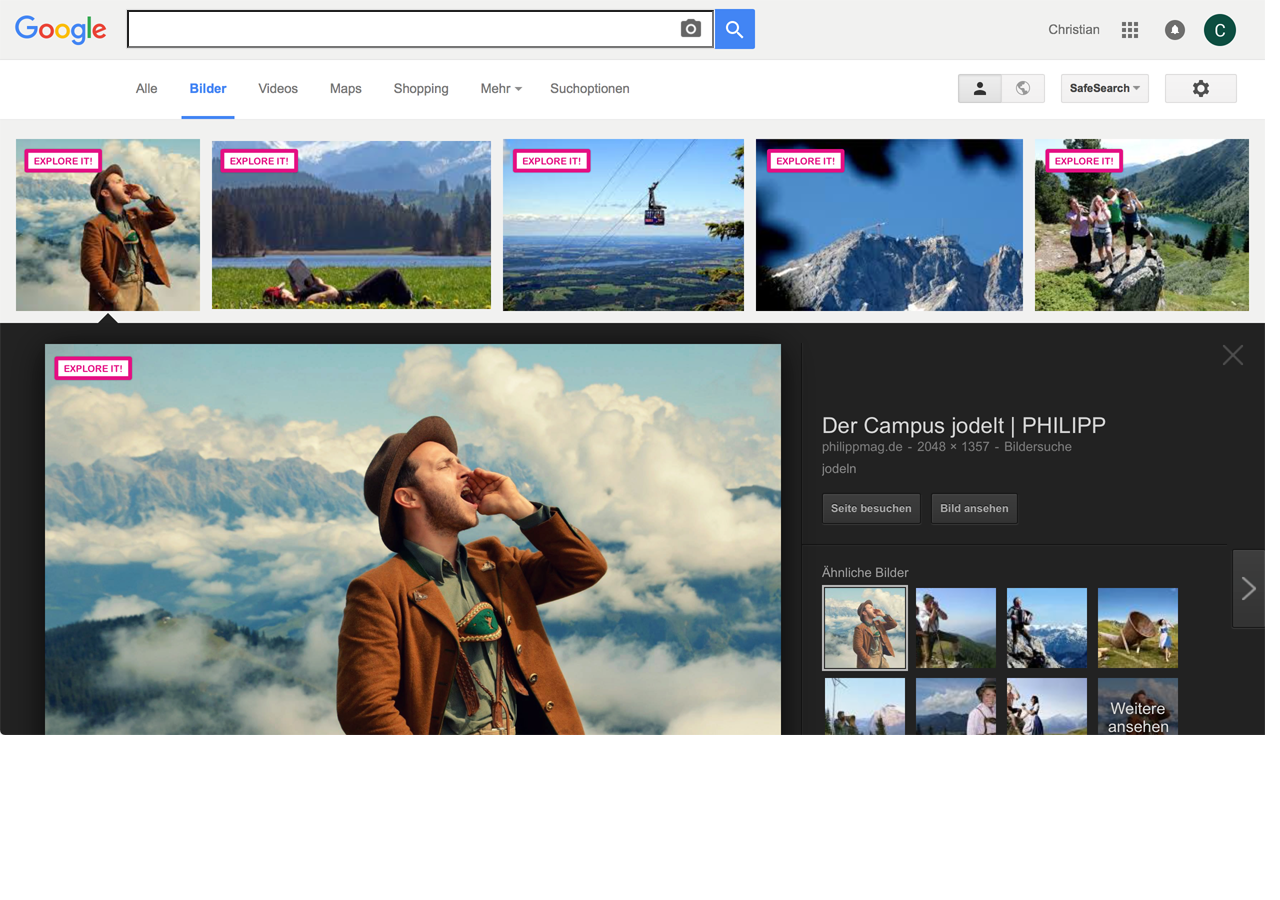
<file: ivisproto/index.html>
<!DOCTYPE html>
<html lang="en">
<link href="style.css" type="text/css" rel="stylesheet" media="screen,projection"/>
<head>
    <meta charset="UTF-8">
    <title>Google</title>
</head>
<body>
<a href="https://www.google.com"><div class="button-div"></div></a>

<input type="text">

    <div class="image">
        <img src="img/Artboard.png">
    </div>
</body>
</html>
</file>
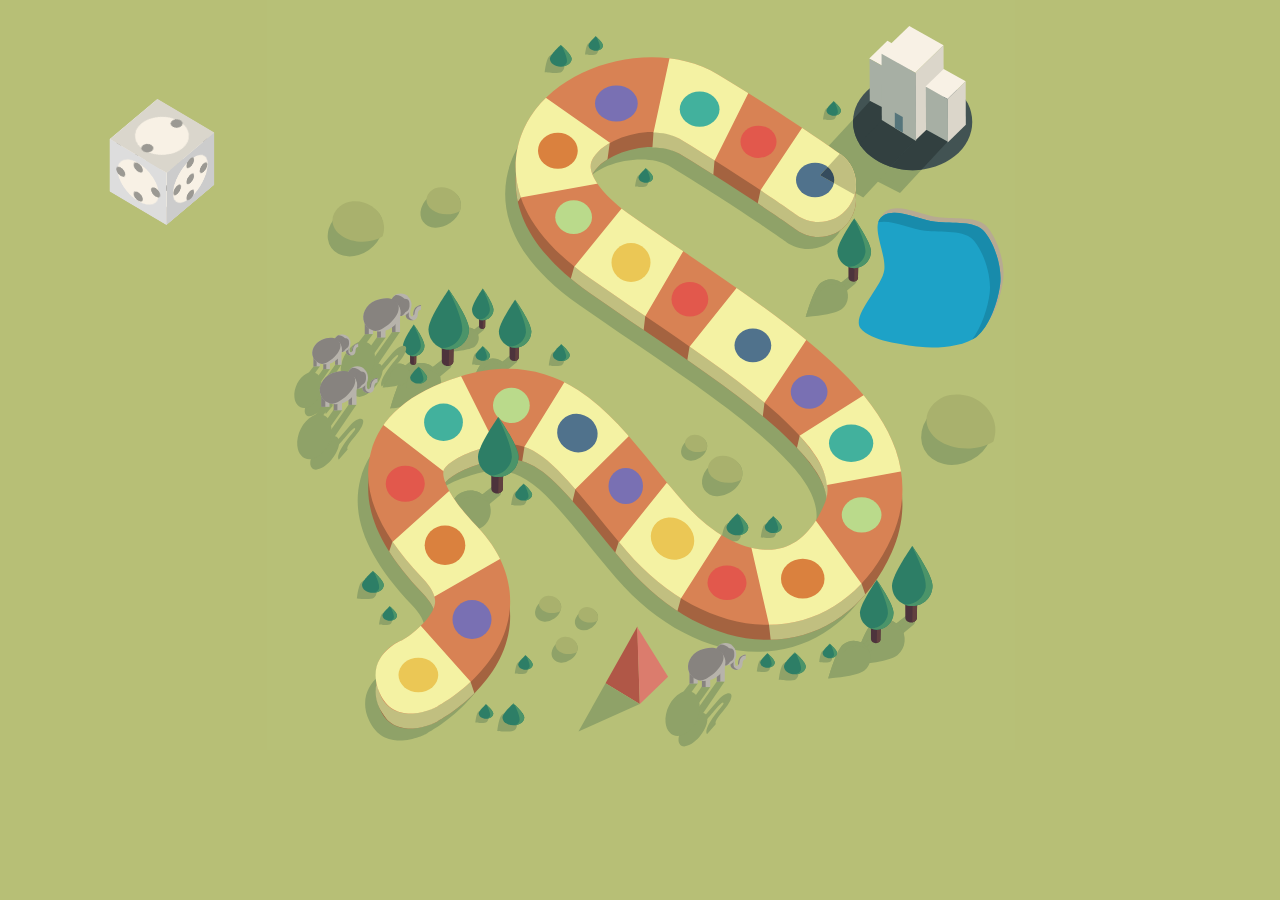
<file: Snap.svg-0.4.1/demos/animated-game/index.html>
<!doctype html>
<html lang="en">

	<head>
		<meta charset="utf-8">
	    <meta name="copyright" content="Copyright © 2013 Adobe Systems Incorporated. All rights reserved.

	 Licensed under the Apache License, Version 2.0 (the “License”);
	 you may not use this file except in compliance with the License.
	 You may obtain a copy of the License at

	 http://www.apache.org/licenses/LICENSE-2.0

	 Unless required by applicable law or agreed to in writing, software
	 distributed under the License is distributed on an “AS IS” BASIS,
	 WITHOUT WARRANTIES OR CONDITIONS OF ANY KIND, either express or implied.
	 See the License for the specific language governing permissions and
	 limitations under the License.">
	
		<title>illustration</title>
		<style>
			body{
				margin: 0;
				padding: 0;
				background: #b7bf76;
				overflow: hidden;
			}
			
			svg{
				display: block;
				margin: auto;
				-webkit-transform-origin: top center;
				-webkit-transform: scale(1.5);
				-moz-transform-origin: top center;
				-moz-transform: scale(1.5);
			}
			
			.hit-area{
				cursor: pointer;
			}
			
			.face .mouth{
				-webkit-transform-origin: 0px 4px;
				-webkit-transition: -webkit-transform .4s;
				-webkit-transform: scale(1, 0);
				-moz-transform-origin: 0px 4px;
				-moz-transition: -webkit-transform .4s;
				-moz-transform: scale(1, 0);
			}
			
			.face .eye.right{
				-webkit-transform-origin: 8px -4px;
				-moz-transform-origin: 8px -4px;
			}
			
			.face .eye.left{
				-webkit-transform-origin: -8px -4px;
				-moz-transform-origin: -8px -4px;
			}
			
			.face .eye{
				-webkit-transition: -webkit-transform .2s;
				-webkit-transform: scale(1, 0);
				-moz-transition: -webkit-transform .2s;
				-moz-transform: scale(1, 0);
			}
			
			@-webkit-keyframes breeze{
				0% {
					-webkit-transform: rotate(0deg);
				}
				50% {
					-webkit-transform: rotate(10deg);
				}
				100% {
					-webkit-transform: rotate(0deg);
				}
			}
			
			@-moz-keyframes breeze{
				0% {
					-moz-transform: rotate(0deg);
				}
				50% {
					-moz-transform: rotate(10deg);
				}
				100% {
					-moz-transform: rotate(0deg);
				}
			}
			
			@-webkit-keyframes blink{
				0% {
					-webkit-transform: scale(1, 0);
				}
				10% {
					-webkit-transform: scale(1, 1);
				}
				90% {
					-webkit-transform: scale(1, 1);
				}
				100% {
					-webkit-transform: scale(1, 0);
				}
			}
			
			@-moz-keyframes blink{
				0% {
					-moz-transform: scale(1, 0);
				}
				10% {
					-moz-transform: scale(1, 1);
				}
				90% {
					-moz-transform: scale(1, 1);
				}
				100% {
					-moz-transform: scale(1, 0);
				}
			}
			
			@-webkit-keyframes talk{
				0% {
					-webkit-transform: scale(1, 0);
				}
				50% {
					-webkit-transform: scale(1, 1);
				}
				100% {
					-webkit-transform: scale(1, 0);
				}
			}
			
			@-moz-keyframes talk{
				0% {
					-moz-transform: scale(1, 0);
				}
				50% {
					-moz-transform: scale(1, 1);
				}
				100% {
					-moz-transform: scale(1, 0);
				}
			}
			
			.tree{
				-webkit-transform-origin: 50% 100%;
				-webkit-animation: breeze 2s ease-out infinite;
				-moz-transform-origin: 50% bottom;
				/*-moz-animation: breeze 2s ease-out infinite;*/
			}
			
			.tree .face.animating .eye{
				-webkit-transform: scale(1, 1);
				-moz-transform: scale(1, 1);
			}
			
			.face.animating .eye{
				-webkit-animation: blink 5s infinite;
				-moz-animation: blink 5s infinite;
			}
			
			.face.animating .mouth{
				-webkit-animation: talk 1s infinite;
				-moz-animation: talk 1s infinite;
			}
			
			#cube-hitarea{
				position: absolute;
				top: 100px;
				left: 100px;
				width: 125px;
				height: 125px;	
				cursor: pointer;		
			}
			
			#cube{
				position: absolute;
				left: 25px;
				top: 25px;
				width: 74px;
				height: 74px;
				z-index: 100;
				backface-visibility: visible;
				pointer-events: none;
				-webkit-transform-style: preserve-3d;
				-webkit-transform-origin: center center;
				-webkit-backface-visibility: visible;
				-webkit-transform: rotateX(-45deg) rotateY(50deg);
				-webkit-transition: -webkit-transform 1s;
				-moz-transform-style: preserve-3d;
				-moz-transform-origin: center center;
				-moz-backface-visibility: visible;
				-moz-transform: rotateX(-45deg) rotateY(50deg);
				-moz-transition: -moz-transform 1s;
			}
			
			.side{
				position: absolute;
				top: 0;
				left: 0;
				width: 74px;
				height: 74px;
				pointer-events: none;
				backface-visibility: visible;
				-webkit-transform-origin: center center;
				-webkit-backface-visibility: visible;
				-moz-transform-origin: center center;
				-moz-backface-visibility: visible;
			}
			
			.side *{
				pointer-events: none;
			}
			
			#cube .side:nth-child(1) {
				-webkit-transform: translateY(37px) rotateX(90deg);
				-moz-transform: translateY(37px) rotateX(90deg);
			}
			
			#cube .side:nth-child(2) {
				-webkit-transform: translateY(-37px) rotateX(-90deg);
				-moz-transform: translateY(-37px) rotateX(-90deg);
				
			}
		
			#cube .side:nth-child(3) {				
				-webkit-transform: translateX(37px) rotateY(-90deg);
				-moz-transform: translateX(37px) rotateY(-90deg);
				
			}
			
			#cube .side:nth-child(4) {				
				-webkit-transform: translateX(-37px) rotateY(-90deg);
				-moz-transform: translateX(-37px) rotateY(-90deg);
			}
			
			#cube .side:nth-child(5) {	
				-webkit-transform: translateZ(37px) rotateZ(90deg);
				-moz-transform: translateZ(37px) rotateZ(90deg);
			}
			
			#cube .side:nth-child(6) {			
				-webkit-transform: translateZ(-37px) rotateZ(0deg);
				-moz-transform: translateZ(-37px) rotateZ(0deg);
			}
		
		</style>
	</head>
	<body>
		<svg version="1.1" xmlns="http://www.w3.org/2000/svg" xmlns:xlink="http://www.w3.org/1999/xlink" x="0px" y="0px" width="500px"
			 height="500px" viewBox="0 0 500 500" enable-background="new 0 0 500 500" xml:space="preserve">
		
		<g id="Layer_1">
			<rect x="1.103" y="-3.397" fill="#B7C077" width="498.897" height="503.397"/>
			<polygon fill="#8FA268" points="418.781,75.171 403.456,67.284 371.524,101.763 386.849,109.65 	"/>
			<polygon fill="#8FA268" points="455.281,94.171 439.956,86.284 408.024,120.763 423.349,128.65 	"/>
			<g>
				<path fill="#8FA268" d="M307.422,349.64c2.285-1.785,5.976-0.877,8.245,2.027s2.255,6.705-0.03,8.49
					c-2.285,1.785-11.397,0.436-11.397,0.436S305.137,351.425,307.422,349.64z"/>
				<path fill="#2D7E66" d="M322.176,351.605c0,2.9-3.246,5.25-7.25,5.25s-7.25-2.35-7.25-5.25c0-2.899,7.25-9.25,7.25-9.25
					S322.176,348.706,322.176,351.605z"/>
				<g>
					<path fill="#4B9469" d="M315.638,343c0.56,1.102,4.291,8.604,3.316,11.104c-0.551,1.413-1.879,2.357-3.551,2.734
						c3.781-0.179,6.774-2.45,6.774-5.233C322.176,349.266,317.461,344.685,315.638,343z"/>
					<path fill="#4B9469" d="M315.501,342.874c-0.351-0.322-0.574-0.518-0.574-0.518s-0.585,0.515-1.411,1.303
						C314.567,343.22,315.325,342.938,315.501,342.874z"/>
				</g>
			</g>
			<path fill="#B7AA92" d="M448.987,144.849c11.418,1.436,26.354-1.275,32.959,6.957c6.697,8.347,11.56,23.593,10.135,34.927
				c-1.426,11.333-7.266,28.424-15.822,34.852c-8.438,6.34-26.34,8.047-37.757,6.611c-11.418-1.436-32.753-3.982-39.358-12.215
				c-6.697-8.347,14.278-27.631,15.704-38.964c1.426-11.333-9.795-29.455-1.239-35.883
				C422.048,134.793,437.569,143.412,448.987,144.849z"/>
			<path fill="#1DA2C7" d="M446.987,147.849c11.418,1.436,26.354-1.275,32.959,6.957c6.697,8.347,11.56,23.593,10.135,34.927
				c-1.426,11.333-7.266,28.424-15.822,34.852c-8.438,6.34-26.34,8.047-37.757,6.611c-11.418-1.436-32.753-3.982-39.358-12.215
				c-6.697-8.347,14.278-27.631,15.704-38.964c1.426-11.333-9.795-29.455-1.239-35.883
				C420.048,137.793,435.569,146.412,446.987,147.849z"/>
			<path fill="#188BAB" d="M479.946,154.806c-6.605-8.232-21.542-5.521-32.959-6.957c-11.418-1.436-26.939-10.056-35.378-3.716
				c-1.42,1.067-2.287,2.462-2.765,4.089c8.765-2.002,21.436,4.406,31.143,5.627c11.418,1.436,26.354-1.275,32.959,6.957
				c6.697,8.347,11.56,23.593,10.135,34.927c-1.176,9.346-5.356,22.603-11.584,30.571c0.994-0.534,1.935-1.098,2.762-1.719
				c8.556-6.428,14.396-23.519,15.822-34.852C491.507,178.399,486.644,163.153,479.946,154.806z"/>
			<g>
				<path fill="#8FA268" d="M141.244,332.65l5.092,6.17l9.996-8.312c0.023-0.018,0.05-0.027,0.072-0.046
					c1.341-1.106,1.322-3.343-0.042-4.995s-3.556-2.095-4.896-0.988C151.261,324.648,141.244,332.65,141.244,332.65z"/>
				<path fill="#8FA268" d="M143.154,334.964l12.684-10.036c-1.354-1.194-3.192-1.423-4.372-0.449
					c-0.205,0.169-10.222,8.171-10.222,8.171L143.154,334.964z"/>
				<path fill="#8FA268" d="M128.41,330.061c5.75-4.746,14.259-3.932,19.005,1.819c4.746,5.75,3.932,14.259-1.819,19.005
					c-5.75,4.746-29.031,6.456-29.031,6.456S122.66,334.807,128.41,330.061z"/>
				<path fill="#8FA268" d="M116.565,357.341c0,0,0.07-0.005,0.176-0.014c1.86-4.138,9.678-20.974,15.261-24.357
					c6.072-3.679,13.88-1.998,17.949,3.676c-0.5-1.695-1.341-3.319-2.536-4.767c-4.746-5.75-13.255-6.565-19.005-1.819
					C122.66,334.807,116.565,357.341,116.565,357.341z"/>
			</g>
			<g>
				<g>
					<path fill="#8FA268" d="M137.623,221.277l2.694,3.265l5.289-4.398c0.012-0.009,0.026-0.015,0.038-0.024
						c0.709-0.585,0.699-1.769-0.022-2.643c-0.722-0.874-1.881-1.108-2.591-0.523C142.923,217.043,137.623,221.277,137.623,221.277z"
						/>
					<path fill="#8FA268" d="M138.633,222.501l6.711-5.31c-0.716-0.632-1.689-0.753-2.313-0.238c-0.108,0.089-5.408,4.324-5.408,4.324
						L138.633,222.501z"/>
					<path fill="#8FA268" d="M130.832,219.907c3.043-2.511,7.545-2.08,10.056,0.962c2.511,3.043,2.08,7.545-0.962,10.056
						c-3.043,2.511-15.361,3.416-15.361,3.416S127.79,222.418,130.832,219.907z"/>
					<path fill="#8FA268" d="M124.565,234.341c0,0,0.037-0.003,0.093-0.007c0.984-2.189,5.121-11.098,8.075-12.887
						c3.213-1.946,7.344-1.057,9.497,1.945c-0.264-0.897-0.709-1.756-1.342-2.522c-2.511-3.043-7.013-3.473-10.056-0.962
						C127.79,222.418,124.565,234.341,124.565,234.341z"/>
				</g>
				<g id="tree_2_" class="tree">
					<path fill="#4D333C" d="M146.93,210.747h-4.233l0.025,6.878c-0.001,0.015-0.006,0.03-0.006,0.045c0,0.92,0.919,1.665,2.052,1.665
						s2.052-0.746,2.052-1.665C146.821,217.53,146.93,210.747,146.93,210.747z"/>
					<path fill="#61403F" d="M145.342,210.747l-0.176,8.556c0.943-0.15,1.656-0.823,1.656-1.633c0-0.141,0.108-6.923,0.108-6.923
						H145.342z"/>
					<path fill="#2D7E66" d="M152.309,206.382c0,3.945-3.198,7.143-7.143,7.143c-3.945,0-7.143-3.198-7.143-7.143
						s7.143-14.021,7.143-14.021S152.309,202.437,152.309,206.382z"/>
					<path fill="#4B9469" d="M145.166,192.361c0,0-0.022,0.031-0.054,0.076c1.062,2.153,5.3,11.013,4.799,14.431
						c-0.544,3.717-3.86,6.337-7.545,6.086c0.86,0.367,1.806,0.571,2.8,0.571c3.945,0,7.143-3.198,7.143-7.143
						C152.309,202.437,145.166,192.361,145.166,192.361z"/>
				</g>
			</g>
			<g>
				<g>
					<path fill="#8FA268" d="M155.331,243.566l4.078,4.942l8.006-6.657c0.018-0.014,0.04-0.022,0.058-0.037
						c1.074-0.886,1.059-2.677-0.034-4.001c-1.092-1.323-2.848-1.678-3.922-0.792C163.354,237.157,155.331,243.566,155.331,243.566z"
						/>
					<path fill="#8FA268" d="M156.86,245.419l10.159-8.038c-1.084-0.957-2.556-1.139-3.501-0.36c-0.164,0.135-8.187,6.545-8.187,6.545
						L156.86,245.419z"/>
					<path fill="#8FA268" d="M145.052,241.492c4.606-3.801,11.42-3.149,15.221,1.457c3.801,4.606,3.149,11.42-1.457,15.221
						c-4.606,3.801-23.252,5.171-23.252,5.171S140.446,245.293,145.052,241.492z"/>
					<path fill="#8FA268" d="M135.565,263.341c0,0,0.056-0.004,0.141-0.011c1.489-3.314,7.751-16.799,12.223-19.508
						c4.863-2.946,11.117-1.6,14.376,2.944c-0.4-1.357-1.074-2.658-2.031-3.818c-3.801-4.606-10.616-5.258-15.221-1.457
						C140.446,245.293,135.565,263.341,135.565,263.341z"/>
				</g>
				<g id="tree_3_" class="tree">
					<path fill="#4D333C" d="M169.418,227.627h-6.407l0.039,10.412c-0.001,0.023-0.008,0.045-0.008,0.068
						c0,1.392,1.391,2.521,3.107,2.521s3.107-1.129,3.107-2.521C169.255,237.895,169.418,227.627,169.418,227.627z"/>
					<path fill="#61403F" d="M167.015,227.627l-0.267,12.951c1.428-0.227,2.506-1.246,2.506-2.471c0-0.213,0.164-10.48,0.164-10.48
						H167.015z"/>
					<path fill="#2D7E66" d="M177.561,221.02c0,5.971-4.841,10.812-10.812,10.812c-5.971,0-10.812-4.841-10.812-10.812
						s10.812-21.224,10.812-21.224S177.561,215.049,177.561,221.02z"/>
					<path fill="#4B9469" d="M166.749,199.796c0,0-0.033,0.046-0.081,0.116c1.608,3.258,8.022,16.671,7.265,21.844
						c-0.823,5.626-5.842,9.592-11.421,9.213c1.302,0.555,2.733,0.864,4.238,0.864c5.971,0,10.812-4.841,10.812-10.812
						C177.561,215.048,166.749,199.796,166.749,199.796z"/>
				</g>
			</g>
			<g>
				<g>
					<path fill="#8FA268" d="M108.244,247.65l5.092,6.17l9.996-8.312c0.023-0.018,0.05-0.027,0.072-0.046
						c1.341-1.106,1.322-3.343-0.042-4.995s-3.556-2.095-4.896-0.988C118.261,239.648,108.244,247.65,108.244,247.65z"/>
					<path fill="#8FA268" d="M110.154,249.964l12.684-10.036c-1.354-1.194-3.192-1.423-4.372-0.449
						c-0.205,0.169-10.222,8.171-10.222,8.171L110.154,249.964z"/>
					<path fill="#8FA268" d="M95.41,245.061c5.75-4.746,14.259-3.932,19.005,1.819c4.746,5.75,3.932,14.259-1.819,19.005
						c-5.75,4.746-29.031,6.456-29.031,6.456S89.66,249.807,95.41,245.061z"/>
					<path fill="#8FA268" d="M83.565,272.341c0,0,0.07-0.005,0.176-0.014c1.86-4.138,9.678-20.974,15.262-24.357
						c6.072-3.679,13.88-1.998,17.949,3.676c-0.5-1.695-1.341-3.319-2.536-4.767c-4.746-5.75-13.255-6.565-19.005-1.819
						C89.66,249.807,83.565,272.341,83.565,272.341z"/>
				</g>
				<g id="tree" class="tree">
					<path fill="#4D333C" d="M125.833,227.75h-8l0.048,13c-0.001,0.029-0.011,0.056-0.011,0.085c0,1.738,1.737,3.147,3.879,3.147
						s3.879-1.409,3.879-3.147C125.629,240.569,125.833,227.75,125.833,227.75z"/>
					<path fill="#61403F" d="M122.833,227.75l-0.333,16.171c1.783-0.284,3.129-1.556,3.129-3.086c0-0.266,0.204-13.085,0.204-13.085
						H122.833z"/>
					<path fill="#2D7E66" d="M136,219.5c0,7.456-6.044,13.5-13.5,13.5s-13.5-6.044-13.5-13.5s13.5-26.5,13.5-26.5
						S136,212.044,136,219.5z"/>
					<path fill="#4B9469" d="M122.5,193c0,0-0.041,0.058-0.101,0.144c2.008,4.068,10.016,20.815,9.071,27.274
						c-1.028,7.025-7.295,11.977-14.26,11.503c1.625,0.693,3.413,1.078,5.291,1.078c7.456,0,13.5-6.044,13.5-13.5
						C136,212.044,122.5,193,122.5,193z"/>
				</g>
			</g>
			<g>
				<path fill="#8FA268" d="M107.995,488.935c0,0-27.495,15.065-38.495-8.435s14.505-35.435,14.505-35.435l-0.12,0.066
					c8.25-4.635,21.086-15.728,22.441-24.818c0.706-4.742-2.117-10.473-8.392-17.033c-29.661-31.009-40.896-58.425-34.35-83.813
					c5.938-23.025,25.774-39.959,58.958-50.329c29.623-9.256,55.577-6.308,79.346,9.018c19.332,12.465,34.375,31.005,51.794,52.473
					c5.819,7.172,11.837,14.588,18.272,22.071c19.028,22.127,42.605,34.183,61.514,31.455c13.414-1.932,24.096-11.502,31.747-28.444
					c9.5-21.035-10.042-41.312-19.434-51.055c-23.146-24.015-60.765-49.642-100.592-76.773c-11.578-7.887-23.55-16.042-35.499-24.381
					c-70.021-48.869-47.963-94.971-39.535-107.937c24.343-37.448,86.145-51.298,124.771-27.962
					c48.298,29.18,80.323,52.135,81.663,53.098c11.212,8.058,13.768,23.68,5.71,34.891c-8.059,11.21-23.676,13.767-34.889,5.712l0,0
					c-0.312-0.225-31.873-22.831-78.34-50.905c-14.191-8.572-46.646-3.502-56.994,12.417c-2.279,3.506-2.561,6.683-0.974,10.966
					c1.817,4.903,7.769,15.154,27.204,28.718c11.716,8.177,23.57,16.252,35.033,24.061c42.021,28.626,81.712,55.665,108.441,83.397
					c15.897,16.493,26.271,32.227,31.712,48.098c6.755,19.703,5.844,39.296-2.71,58.235c-14.717,32.586-39.643,52.955-70.188,57.354
					c-4.11,0.592-8.272,0.884-12.457,0.884c-32.675,0.002-67.042-17.771-94.094-49.228c-6.902-8.025-13.149-15.725-19.19-23.17
					c-33.405-41.169-46.527-54.919-77.399-45.269c-18.515,5.786-24.713,12.207-25.456,15.09c-1.033,4.008,2.451,16.261,22.065,36.768
					c21.94,22.938,23.89,44.913,21.661,59.309C150.006,464.983,112.278,486.592,107.995,488.935z"/>
			</g>
			<polygon fill="#8FA268" points="444.031,82.921 421.206,70.034 376.024,118.763 398.849,131.65 	"/>
			<ellipse fill="#425353" cx="431.75" cy="81.25" rx="39.75" ry="32.25"/>
			<g>
				<path fill="#A46340" d="M114.994,480.935c0,0-29.994,15.565-38.994-9.935s15.006-33.935,15.006-33.935l-0.122,0.065
					c8.25-4.634,21.087-15.728,22.441-24.818c0.706-4.74-2.116-10.472-8.391-17.031c-29.663-31.01-40.897-58.425-34.35-83.815
					c5.938-23.025,25.775-39.956,58.959-50.328c29.623-9.255,55.578-6.306,79.344,9.019c19.334,12.463,34.375,31.003,51.794,52.472
					c5.821,7.172,11.837,14.588,18.271,22.072c19.032,22.125,42.604,34.183,61.516,31.456c13.416-1.935,24.097-11.503,31.747-28.447
					c3.084-6.828,9.5-21.034-19.435-51.053c-23.146-24.016-60.763-49.644-100.591-76.775c-11.578-7.884-23.55-16.041-35.5-24.381
					c-70.019-48.869-47.962-94.972-39.534-107.938c24.345-37.447,86.149-51.296,124.771-27.959
					c48.297,29.178,80.322,52.134,81.663,53.097c11.212,8.059,13.769,23.678,5.709,34.891c-8.059,11.21-23.673,13.767-34.887,5.712
					l-0.001,0c-0.312-0.225-31.871-22.832-78.34-50.906c-16.629-10.045-48.164-1.173-56.994,12.418
					c-2.278,3.506-2.562,6.682-0.975,10.966c1.819,4.903,7.769,15.153,27.207,28.719c11.716,8.175,23.568,16.25,35.031,24.06
					c42.021,28.625,81.712,55.666,108.44,83.396c15.896,16.494,26.271,32.229,31.713,48.101c6.756,19.699,5.844,39.293-2.71,58.234
					c-14.716,32.584-39.644,52.953-70.188,57.353c-36.207,5.218-76.034-12.859-106.55-48.344c-6.903-8.024-13.15-15.725-19.19-23.169
					c-33.406-41.168-46.527-54.915-77.4-45.269c-18.516,5.784-24.712,12.206-25.456,15.091c-1.031,4.006,2.453,16.26,22.065,36.766
					c21.941,22.938,23.891,44.912,21.663,59.31C157.006,456.984,119.278,478.591,114.994,480.935z"/>
			</g>
			<g>
				<polygon fill="#F8F1E5" points="417.514,47.235 402.848,38.955 414.939,27.215 429.606,35.495 		"/>
				<polygon fill="#DBD6CA" points="417.514,47.235 417.626,76.223 429.718,64.483 429.606,35.495 		"/>
				<polygon fill="#A7AFA4" points="417.835,75.829 403.169,67.548 403.052,39.102 417.719,47.382 		"/>
			</g>
			<defs>
				<filter id="Adobe_OpacityMaskFilter" filterUnits="userSpaceOnUse" x="68.781" y="48.158" width="356.179" height="437.532">
					<feColorMatrix  type="matrix" values="1 0 0 0 0  0 1 0 0 0  0 0 1 0 0  0 0 0 1 0"/>
				</filter>
			</defs>
			<mask maskUnits="userSpaceOnUse" x="68.781" y="48.158" width="356.179" height="437.532" id="SVGID_1_">
				<g filter="url(#Adobe_OpacityMaskFilter)">
					<g>
						<g>
							<polygon fill="#FFFFFF" points="369.002,174.823 349.888,155.712 327.395,140.715 330.333,127 360.675,90.792 388.113,109.084 
								411.425,132.396 					"/>
						</g>
						<g>
							<path fill="#FFFFFF" d="M338,434.397l-2-17.731l-12-43.269l24.601-5.638L365,353.397L397.667,389l6.268,18.175l-25.173,12.585
								L338,434.397z M109,409.397l-8.039-11.622l-0.527-0.589l-20.069-22.296L85,361l39.965-26.248l19.513,21.686l20.695,20.695
								L109,409.397z M272.573,415.756l-20.044-20.047l-22.137-17.711L236,360.647l31.873-29.499l24.738,19.792L306,363.397
								l-28.5,34.75L272.573,415.756z M371,333.397l-17-32l2.5-11.064l49.908-22.089l26.842,53.685L371,333.397z M204,338.397
								l-17.119-16.618l-0.7-0.639L171,310.397l2-12.731l31.342-41.103l21.523,19.565l22.677,18.143L207,326L204,338.397z
								 M124,327.397l-8.667-11.064l-43.102-28.743l26.289-19.116l29.05-14.526L154,296.667l0.404,10.951l-24.617,12.307L124,327.397z
								 M331.55,280.052l-26.058-17.373l-1.019-0.812l-23.424-18.742l1.95-11.958l35.531-34.896l22.426,17.942l23.878,15.916
								L333,268.333L331.55,280.052z M252.135,222.594l-27.238-15.888L202,192.397l4.167-14.731L241,144.397l16.76,12.017
								l24.605,14.354L253.5,210.833L252.135,222.594z M224,131.397l-53.333,0.103L163,142.397l7.215-53.596l0.489-0.834L177,67.397
								l52.833,27.769l-1.833,13.5l-5.011,8.749L224,131.397z M298.7,118.625L258,102.397l1-14.064l12.851-50.216l53.665,26.831
								L299.667,107L298.7,118.625z"/>
						</g>
						<g>
							<polygon fill="#FFFFFF" points="94.679,500 61.398,450.077 89.706,431.204 101,423.397 137,454.333 142,469.397 
								116.301,485.584 					"/>
						</g>
					</g>
				</g>
			</mask>
			<g mask="url(#SVGID_1_)">
				<path fill="#C1BF80" d="M114.995,480.935c0,0-27.495,15.065-38.495-8.435s14.505-35.435,14.505-35.435l-0.12,0.066
					c8.25-4.635,21.086-15.728,22.441-24.818c0.706-4.742-2.117-10.473-8.392-17.033c-29.661-31.009-40.896-58.425-34.35-83.813
					c5.938-23.025,25.774-39.959,58.958-50.329c29.623-9.256,55.577-6.308,79.346,9.018c19.332,12.465,34.375,31.005,51.794,52.473
					c5.819,7.172,11.837,14.588,18.272,22.071c19.028,22.127,42.605,34.183,61.514,31.455c13.414-1.932,24.096-11.502,31.747-28.444
					c9.5-21.035-10.042-41.312-19.434-51.055c-23.146-24.015-60.765-49.642-100.592-76.773c-11.578-7.887-23.55-16.042-35.499-24.381
					c-70.021-48.869-47.963-94.971-39.535-107.937c24.343-37.448,86.145-51.298,124.771-27.962
					c48.298,29.18,80.323,52.135,81.663,53.098c11.212,8.058,13.768,23.68,5.71,34.891c-8.059,11.21-23.676,13.767-34.889,5.712l0,0
					c-0.312-0.225-31.873-22.831-78.34-50.905c-14.191-8.572-46.646-3.502-56.994,12.417c-2.279,3.506-2.561,6.683-0.974,10.966
					c1.817,4.903,7.769,15.154,27.204,28.718c11.716,8.177,23.57,16.252,35.033,24.061c42.021,28.626,81.712,55.665,108.441,83.397
					c15.897,16.493,26.271,32.227,31.712,48.098c6.755,19.703,5.844,39.296-2.71,58.235c-14.717,32.586-39.643,52.955-70.188,57.354
					c-4.11,0.592-8.272,0.884-12.457,0.884c-32.675,0.002-67.042-17.771-94.094-49.228c-6.902-8.025-13.149-15.725-19.19-23.17
					c-33.405-41.169-46.527-54.919-77.399-45.269c-18.515,5.786-24.713,12.207-25.456,15.09c-1.033,4.008,2.451,16.261,22.065,36.768
					c21.94,22.938,23.89,44.913,21.661,59.309C157.006,456.983,119.278,478.592,114.995,480.935z"/>
			</g>
			<g>
				<g>
					<path fill="#D88254" d="M114.994,470.935c0,0-29.994,15.565-38.994-9.935s15.006-33.935,15.006-33.935l-0.122,0.065
						c8.25-4.634,21.087-15.728,22.441-24.818c0.706-4.74-2.116-10.472-8.391-17.031c-29.663-31.01-40.897-58.425-34.35-83.815
						c5.938-23.025,25.775-39.956,58.959-50.328c29.623-9.255,55.578-6.306,79.344,9.019c19.334,12.463,34.375,31.003,51.794,52.472
						c5.821,7.172,11.837,14.588,18.271,22.072c19.032,22.125,42.604,34.183,61.516,31.456c13.416-1.935,24.097-11.503,31.747-28.447
						c3.084-6.828,9.5-21.034-19.435-51.053c-23.146-24.016-60.763-49.644-100.591-76.775c-11.578-7.884-23.55-16.041-35.5-24.381
						c-70.019-48.869-47.962-94.972-39.534-107.938c24.345-37.447,86.149-51.296,124.771-27.959
						c48.297,29.178,80.322,52.134,81.663,53.097c11.212,8.059,13.769,23.678,5.709,34.891c-8.059,11.21-23.673,13.767-34.887,5.712
						l-0.001,0c-0.312-0.225-31.871-22.832-78.34-50.906c-16.629-10.045-48.164-1.173-56.994,12.418
						c-2.278,3.506-2.562,6.682-0.975,10.966c1.819,4.903,7.769,15.153,27.207,28.719c11.716,8.175,23.568,16.25,35.031,24.06
						c42.021,28.625,81.712,55.666,108.44,83.396c15.896,16.494,26.271,32.229,31.713,48.101c6.756,19.699,5.844,39.293-2.71,58.234
						c-14.716,32.584-39.644,52.953-70.188,57.353c-36.207,5.218-76.034-12.859-106.55-48.344c-6.903-8.024-13.15-15.725-19.19-23.169
						c-33.406-41.168-46.527-54.915-77.4-45.269c-18.516,5.784-24.712,12.206-25.456,15.091c-1.031,4.006,2.453,16.26,22.065,36.766
						c21.941,22.938,23.891,44.912,21.663,59.31C157.006,446.984,119.278,468.591,114.994,470.935z"/>
				</g>
				<defs>
					<filter id="Adobe_OpacityMaskFilter_1_" filterUnits="userSpaceOnUse" x="68.781" y="38.158" width="356.179" height="437.525">
						<feColorMatrix  type="matrix" values="1 0 0 0 0  0 1 0 0 0  0 0 1 0 0  0 0 0 1 0"/>
					</filter>
				</defs>
				<mask maskUnits="userSpaceOnUse" x="68.781" y="38.158" width="356.179" height="437.525" id="SVGID_2_">
					<g filter="url(#Adobe_OpacityMaskFilter_1_)">
						<g>
							<g>
								<polygon fill="#FFFFFF" points="369.002,165.425 349.888,146.314 327.395,131.318 360.675,81.395 388.113,99.687 
									411.425,122.999 						"/>
							</g>
							<g>
								<path fill="#FFFFFF" d="M338,425l-14-61l24.601-5.638L365,344l38.935,53.777l-25.173,12.585L338,425z M109,400l-8.039-11.622
									l-0.527-0.589l-20.069-22.296l44.6-40.139l19.513,21.686l20.695,20.695L109,400z M272.573,406.358l-20.044-20.047
									l-22.137-17.711l37.48-46.85l24.738,19.792L306,354L272.573,406.358z M371,324l-17-32l52.408-33.153l26.842,53.685L371,324z
									 M204,329l-17.119-16.618l-0.7-0.639L171,301l33.342-53.834l21.523,19.565l22.677,18.143L204,329z M124,318l-51.769-39.807
									l26.289-19.116l29.05-14.526l26.834,53.669l-24.617,12.307L124,318z M331.55,270.654l-26.058-17.373l-1.019-0.812
									l-23.424-18.742l37.481-46.854l22.426,17.942l23.878,15.916L331.55,270.654z M252.135,213.197l-27.238-15.888L202,183l39-48
									l16.76,12.017l24.605,14.354L252.135,213.197z M224,122l-61,11l7.215-53.596l0.489-0.834L177,58l57,40l-11.011,10.019L224,122
									z M298.7,109.228L258,93l13.851-64.28l53.665,26.831L298.7,109.228z"/>
							</g>
							<g>
								<polygon fill="#FFFFFF" points="94.679,490.603 61.398,440.68 89.706,421.807 101,414 142,460 116.301,476.187 						"/>
							</g>
						</g>
					</g>
				</mask>
				<g mask="url(#SVGID_2_)">
					<path fill="#F4F2A3" d="M114.995,470.935c0,0-27.995,15.399-38.662-9.268C65.667,437,91.005,427.065,91.005,427.065l-0.12,0.066
						c8.25-4.635,21.086-15.728,22.441-24.818c0.706-4.742-2.117-10.473-8.392-17.033c-29.661-31.009-40.896-58.425-34.35-83.813
						c5.938-23.025,25.774-39.959,58.958-50.329c29.623-9.256,55.577-6.308,79.346,9.018c19.332,12.465,34.375,31.005,51.794,52.473
						c5.819,7.172,11.837,14.588,18.272,22.071c19.028,22.127,42.605,34.183,61.514,31.455c13.414-1.932,24.096-11.502,31.747-28.444
						c9.5-21.035-10.042-41.312-19.434-51.055c-23.146-24.015-60.765-49.642-100.592-76.773c-11.578-7.887-23.55-16.042-35.499-24.381
						c-70.021-48.869-47.963-94.971-39.535-107.937c24.343-37.448,86.145-51.298,124.771-27.962
						c48.298,29.18,80.323,52.135,81.663,53.098c11.212,8.058,13.768,23.68,5.71,34.891c-8.059,11.21-23.676,13.767-34.889,5.712l0,0
						c-0.312-0.225-31.873-22.831-78.34-50.905c-14.191-8.572-46.646-3.502-56.994,12.417c-2.279,3.506-2.561,6.683-0.974,10.966
						c1.817,4.903,7.769,15.154,27.204,28.718c11.716,8.177,23.57,16.252,35.033,24.061c42.021,28.626,81.712,55.665,108.441,83.397
						c15.897,16.493,26.271,32.227,31.712,48.098c6.755,19.703,5.844,39.296-2.71,58.235c-14.717,32.586-39.643,52.955-70.188,57.354
						c-4.11,0.592-8.272,0.884-12.457,0.884c-32.675,0.002-67.042-17.771-94.094-49.228c-6.902-8.025-13.149-15.725-19.19-23.17
						c-33.405-41.169-46.527-54.919-77.399-45.269c-18.515,5.786-24.713,12.207-25.456,15.09c-1.033,4.008,2.451,16.261,22.065,36.768
						c21.94,22.938,23.89,44.913,21.661,59.309C157.006,446.983,119.278,468.592,114.995,470.935z"/>
				</g>
			</g>
			<g id="dots">
				<ellipse fill="#50728C" cx="366.75" cy="120" rx="12.75" ry="11.5"/>
				<ellipse fill="#BADA8B" cx="164.25" cy="270.25" rx="12.25" ry="11.75"/>
				<ellipse fill="#7970B3" cx="362.75" cy="261.25" rx="12.25" ry="11.25"/>
				<ellipse fill="#42B19D" cx="390.75" cy="295.5" rx="14.75" ry="12.5"/>
				<ellipse fill="#DA813E" cx="120" cy="363.5" rx="13.545" ry="13.122"/>
				<ellipse fill="#42B19D" cx="119" cy="281.5" rx="12.928" ry="12.524"/>
				<ellipse transform="matrix(0.9297 0.3683 -0.3683 0.9297 120.9971 -56.4044)" fill="#50728C" cx="208.25" cy="288.75" rx="13.608" ry="12.715"/>
				<ellipse transform="matrix(0.7964 0.6048 -0.6048 0.7964 272.4656 -91.1952)" fill="#EBC755" cx="271.674" cy="359.063" rx="15.027" ry="13.5"/>
				<ellipse fill="#DA813E" cx="358.5" cy="385.75" rx="14.5" ry="13.25"/>
				<circle fill="#7970B3" cx="138" cy="413" r="13"/>
				<ellipse fill="#E2584C" cx="93.5" cy="322.5" rx="13" ry="12"/>
				<ellipse fill="#7970B3" cx="240.5" cy="324" rx="11.5" ry="12"/>
				<ellipse fill="#E2584C" cx="308" cy="388.5" rx="13" ry="11.5"/>
				<ellipse fill="#BADA8B" cx="397.75" cy="343.25" rx="13.25" ry="11.75"/>
				<ellipse fill="#E2584C" cx="283.25" cy="199.5" rx="12.25" ry="11.5"/>
				<ellipse fill="#50728C" cx="325.25" cy="230.25" rx="12.25" ry="11.25"/>
				<circle fill="#EBC755" cx="244" cy="175" r="13"/>
				<ellipse fill="#BADA8B" cx="205.75" cy="144.75" rx="12.25" ry="11.25"/>
				<ellipse fill="#DA813E" cx="195.25" cy="100.5" rx="13.25" ry="12"/>
				<ellipse fill="#7970B3" cx="234.25" cy="69" rx="14.25" ry="12"/>
				<ellipse fill="#42B19D" cx="289.75" cy="72.75" rx="13.25" ry="11.75"/>
				<ellipse fill="#E2584C" cx="329" cy="94.5" rx="12" ry="10.75"/>
				<ellipse fill="#EBC755" cx="102.25" cy="450" rx="13.25" ry="11.5"/>
			</g>
			<g id="tree_6_" class="tree">
				<g>
					<path fill="#4D333C" d="M158.833,312.75h-8l0.048,13c-0.001,0.029-0.011,0.056-0.011,0.085c0,1.738,1.737,3.147,3.879,3.147
						s3.879-1.409,3.879-3.147C158.629,325.569,158.833,312.75,158.833,312.75z"/>
					<path fill="#61403F" d="M155.833,312.75l-0.333,16.171c1.783-0.284,3.129-1.556,3.129-3.086c0-0.266,0.204-13.085,0.204-13.085
						H155.833z"/>
					<path fill="#2D7E66" d="M169,304.5c0,7.456-6.044,13.5-13.5,13.5s-13.5-6.044-13.5-13.5s13.5-26.5,13.5-26.5
						S169,297.044,169,304.5z"/>
					<path fill="#4B9469" d="M155.5,278c0,0-0.041,0.058-0.101,0.144c2.008,4.068,10.016,20.815,9.071,27.274
						c-1.028,7.025-7.295,11.977-14.26,11.503c1.625,0.693,3.413,1.078,5.291,1.078c7.456,0,13.5-6.044,13.5-13.5
						C169,297.044,155.5,278,155.5,278z"/>
				</g>
			</g>
			<g>
				<defs>
					<ellipse id="SVGID_3_" cx="431.75" cy="81.25" rx="39.75" ry="32.25"/>
				</defs>
				<clipPath id="SVGID_4_">
					<use xlink:href="#SVGID_3_"  overflow="visible"/>
				</clipPath>
				<polygon clip-path="url(#SVGID_4_)" fill="#324040" points="418.781,75.171 403.456,67.284 371.524,101.763 386.849,109.65 		"/>
				<polygon clip-path="url(#SVGID_4_)" fill="#324040" points="434.031,92.921 411.206,80.034 389.024,103.763 411.849,116.65 		"/>
				<polygon clip-path="url(#SVGID_4_)" fill="#324040" points="455.281,94.171 439.956,86.284 408.024,120.763 423.349,128.65 		"/>
			</g>
			<g>
				<g>
					<path fill="#8FA268" d="M417.244,418.65l5.092,6.17l9.996-8.312c0.023-0.018,0.05-0.027,0.072-0.046
						c1.341-1.106,1.322-3.343-0.042-4.995c-1.364-1.652-3.556-2.095-4.896-0.988C427.261,410.648,417.244,418.65,417.244,418.65z"/>
					<path fill="#8FA268" d="M419.154,420.964l12.684-10.036c-1.354-1.194-3.192-1.423-4.372-0.449
						c-0.205,0.169-10.222,8.171-10.222,8.171L419.154,420.964z"/>
					<path fill="#8FA268" d="M404.41,416.061c5.75-4.746,14.259-3.932,19.005,1.819c4.746,5.75,3.932,14.259-1.819,19.005
						c-5.75,4.746-29.031,6.456-29.031,6.456S398.66,420.807,404.41,416.061z"/>
					<path fill="#8FA268" d="M392.565,443.341c0,0,0.07-0.005,0.176-0.014c1.86-4.138,9.678-20.974,15.262-24.357
						c6.072-3.679,13.88-1.998,17.949,3.676c-0.5-1.695-1.341-3.319-2.536-4.767c-4.746-5.75-13.255-6.565-19.005-1.819
						C398.66,420.807,392.565,443.341,392.565,443.341z"/>
				</g>
				<g id="tree_4_" class="tree">
					<path fill="#4D333C" d="M434.833,398.75h-8l0.048,13c-0.001,0.029-0.011,0.056-0.011,0.085c0,1.738,1.737,3.147,3.879,3.147
						s3.879-1.409,3.879-3.147C434.629,411.569,434.833,398.75,434.833,398.75z"/>
					<path fill="#61403F" d="M431.833,398.75l-0.333,16.171c1.783-0.284,3.129-1.556,3.129-3.086c0-0.266,0.204-13.085,0.204-13.085
						H431.833z"/>
					<path fill="#2D7E66" d="M445,390.5c0,7.456-6.044,13.5-13.5,13.5s-13.5-6.044-13.5-13.5s13.5-26.5,13.5-26.5
						S445,383.044,445,390.5z"/>
					<path fill="#4B9469" d="M431.5,364c0,0-0.041,0.058-0.101,0.144c2.008,4.068,10.016,20.815,9.071,27.274
						c-1.028,7.025-7.295,11.977-14.26,11.503c1.625,0.693,3.413,1.078,5.291,1.078c7.456,0,13.5-6.044,13.5-13.5
						C445,383.044,431.5,364,431.5,364z"/>
				</g>
			</g>
			<g>
				<g>
					<path fill="#8FA268" d="M91.623,245.277l2.694,3.265l5.289-4.398c0.012-0.009,0.026-0.015,0.038-0.024
						c0.709-0.585,0.699-1.769-0.022-2.643c-0.722-0.874-1.881-1.108-2.591-0.523C96.923,241.043,91.623,245.277,91.623,245.277z"/>
					<path fill="#8FA268" d="M92.633,246.501l6.711-5.31c-0.716-0.632-1.689-0.753-2.313-0.238c-0.108,0.089-5.408,4.324-5.408,4.324
						L92.633,246.501z"/>
					<path fill="#8FA268" d="M84.832,243.907c3.043-2.511,7.545-2.08,10.056,0.962c2.511,3.043,2.08,7.545-0.962,10.056
						c-3.043,2.511-15.361,3.416-15.361,3.416S81.79,246.418,84.832,243.907z"/>
					<path fill="#8FA268" d="M78.565,258.341c0,0,0.037-0.003,0.093-0.007c0.984-2.19,5.121-11.098,8.075-12.887
						c3.213-1.946,7.344-1.057,9.497,1.945c-0.264-0.897-0.709-1.756-1.342-2.522c-2.511-3.043-7.013-3.473-10.056-0.962
						C81.79,246.418,78.565,258.341,78.565,258.341z"/>
				</g>
				<g id="tree_1_" class="tree">
					<path fill="#4D333C" d="M100.93,234.747h-4.233l0.025,6.878c-0.001,0.015-0.006,0.03-0.006,0.045c0,0.92,0.919,1.665,2.052,1.665
						c1.134,0,2.052-0.746,2.052-1.665C100.821,241.53,100.93,234.747,100.93,234.747z"/>
					<path fill="#61403F" d="M99.342,234.747l-0.176,8.556c0.943-0.15,1.656-0.823,1.656-1.633c0-0.141,0.108-6.923,0.108-6.923
						H99.342z"/>
					<path fill="#2D7E66" d="M106.309,230.382c0,3.945-3.198,7.143-7.143,7.143c-3.945,0-7.143-3.198-7.143-7.143
						s7.143-14.021,7.143-14.021S106.309,226.437,106.309,230.382z"/>
					<path fill="#4B9469" d="M99.166,216.361c0,0-0.022,0.031-0.054,0.076c1.062,2.153,5.3,11.013,4.799,14.431
						c-0.544,3.717-3.86,6.337-7.545,6.086c0.86,0.367,1.806,0.571,2.8,0.571c3.945,0,7.143-3.198,7.143-7.143
						C106.309,226.437,99.166,216.361,99.166,216.361z"/>
				</g>
			</g>
			<g>
				<g>
					<path fill="#8FA268" d="M396.008,431.888l4.218,5.111l8.28-6.885c0.019-0.015,0.041-0.023,0.06-0.038
						c1.11-0.916,1.095-2.769-0.035-4.138s-2.946-1.735-4.056-0.819C404.306,425.26,396.008,431.888,396.008,431.888z"/>
					<path fill="#8FA268" d="M397.59,433.805l10.507-8.313c-1.121-0.989-2.644-1.179-3.621-0.372c-0.17,0.14-8.467,6.769-8.467,6.769
						L397.59,433.805z"/>
					<path fill="#8FA268" d="M385.377,429.743c4.763-3.931,11.812-3.257,15.743,1.507s3.257,11.812-1.507,15.743
						c-4.763,3.931-24.048,5.348-24.048,5.348S380.614,433.674,385.377,429.743z"/>
					<path fill="#8FA268" d="M375.565,452.341c0,0,0.058-0.004,0.146-0.011c1.54-3.428,8.017-17.374,12.642-20.176
						c5.03-3.047,11.498-1.655,14.868,3.045c-0.414-1.404-1.111-2.749-2.101-3.949c-3.931-4.763-10.98-5.438-15.743-1.507
						C380.614,433.674,375.565,452.341,375.565,452.341z"/>
				</g>
				<g id="tree_5_" class="tree">
					<path fill="#4D333C" d="M410.578,415.404h-6.627l0.04,10.769c-0.001,0.024-0.009,0.046-0.009,0.07
						c0,1.44,1.439,2.607,3.213,2.607s3.213-1.167,3.213-2.607C410.409,426.023,410.578,415.404,410.578,415.404z"/>
					<path fill="#61403F" d="M408.093,415.404l-0.276,13.395c1.477-0.235,2.592-1.289,2.592-2.556c0-0.22,0.169-10.839,0.169-10.839
						H408.093z"/>
					<path fill="#2D7E66" d="M419,408.57c0,6.176-5.007,11.183-11.183,11.183s-11.183-5.007-11.183-11.183
						s11.183-21.952,11.183-21.952S419,402.394,419,408.57z"/>
					<path fill="#4B9469" d="M407.817,386.618c0,0-0.034,0.048-0.084,0.119c1.663,3.37,8.297,17.242,7.514,22.593
						c-0.852,5.819-6.043,9.921-11.813,9.529c1.346,0.574,2.827,0.893,4.383,0.893c6.176,0,11.183-5.007,11.183-11.183
						C419,402.393,407.817,386.618,407.817,386.618z"/>
				</g>
			</g>
			<g>
				<path fill="#8FA268" d="M345.746,442.285c2.285-1.785,5.976-0.877,8.245,2.027s2.255,6.705-0.03,8.49
					c-2.285,1.785-11.397,0.436-11.397,0.436S343.461,444.069,345.746,442.285z"/>
				<path fill="#2D7E66" d="M360.5,444.25c0,2.9-3.246,5.25-7.25,5.25s-7.25-2.35-7.25-5.25s7.25-9.25,7.25-9.25
					S360.5,441.35,360.5,444.25z"/>
				<g>
					<path fill="#4B9469" d="M353.961,435.645c0.56,1.102,4.291,8.604,3.316,11.104c-0.551,1.413-1.879,2.357-3.551,2.734
						c3.781-0.179,6.774-2.45,6.774-5.233C360.5,441.911,355.785,437.329,353.961,435.645z"/>
					<path fill="#4B9469" d="M353.824,435.518c-0.351-0.322-0.574-0.518-0.574-0.518s-0.585,0.515-1.411,1.303
						C352.891,435.865,353.649,435.583,353.824,435.518z"/>
				</g>
			</g>
			<g>
				<defs>
					<path id="SVGID_5_" d="M114.995,470.935c0,0-27.995,15.399-38.662-9.268C65.667,437,91.005,427.065,91.005,427.065l-0.12,0.066
						c8.25-4.635,21.086-15.728,22.441-24.818c0.706-4.742-2.117-10.473-8.392-17.033c-29.661-31.009-40.896-58.425-34.35-83.813
						c5.938-23.025,25.774-39.959,58.958-50.329c29.623-9.256,55.577-6.308,79.346,9.018c19.332,12.465,34.375,31.005,51.794,52.473
						c5.819,7.172,11.837,14.588,18.272,22.071c19.028,22.127,42.605,34.183,61.514,31.455c13.414-1.932,24.096-11.502,31.747-28.444
						c9.5-21.035-10.042-41.312-19.434-51.055c-23.146-24.015-60.765-49.642-100.592-76.773c-11.578-7.887-23.55-16.042-35.499-24.381
						c-70.021-48.869-47.963-94.971-39.535-107.937c24.343-37.448,86.145-51.298,124.771-27.962
						c48.298,29.18,80.323,52.135,81.663,53.098c11.212,8.058,13.768,23.68,5.71,34.891c-8.059,11.21-23.676,13.767-34.889,5.712l0,0
						c-0.312-0.225-31.873-22.831-78.34-50.905c-14.191-8.572-46.646-3.502-56.994,12.417c-2.279,3.506-2.561,6.683-0.974,10.966
						c1.817,4.903,7.769,15.154,27.204,28.718c11.716,8.177,23.57,16.252,35.033,24.061c42.021,28.626,81.712,55.665,108.441,83.397
						c15.897,16.493,26.271,32.227,31.712,48.098c6.755,19.703,5.844,39.296-2.71,58.235c-14.717,32.586-39.643,52.955-70.188,57.354
						c-4.11,0.592-8.272,0.884-12.457,0.884c-32.675,0.002-67.042-17.771-94.094-49.228c-6.902-8.025-13.149-15.725-19.19-23.17
						c-33.405-41.169-46.527-54.919-77.399-45.269c-18.515,5.786-24.713,12.207-25.456,15.09c-1.033,4.008,2.451,16.261,22.065,36.768
						c21.94,22.938,23.89,44.913,21.661,59.309C157.006,446.983,119.278,468.592,114.995,470.935z"/>
				</defs>
				<clipPath id="SVGID_6_">
					<use xlink:href="#SVGID_5_"  overflow="visible"/>
				</clipPath>
				<polygon clip-path="url(#SVGID_6_)" fill="#C1BF80" points="438.031,80.921 415.206,68.034 370.024,116.763 392.849,129.65 		"/>
			</g>
			<g>
				<path fill="#8FA268" d="M330.006,440.356c1.521-1.188,3.977-0.584,5.487,1.349s1.501,4.462-0.02,5.65s-7.585,0.29-7.585,0.29
					S328.485,441.544,330.006,440.356z"/>
				<path fill="#2D7E66" d="M339.825,441.664c0,1.93-2.16,3.494-4.825,3.494s-4.825-1.564-4.825-3.494c0-1.93,4.825-6.156,4.825-6.156
					S339.825,439.735,339.825,441.664z"/>
				<g>
					<path fill="#4B9469" d="M335.473,435.937c0.373,0.733,2.856,5.726,2.207,7.39c-0.367,0.94-1.25,1.569-2.363,1.819
						c2.516-0.119,4.508-1.63,4.508-3.482C339.825,440.107,336.687,437.059,335.473,435.937z"/>
					<path fill="#4B9469" d="M335.382,435.854c-0.234-0.214-0.382-0.345-0.382-0.345s-0.389,0.342-0.939,0.867
						C334.761,436.084,335.265,435.896,335.382,435.854z"/>
				</g>
			</g>
			<g>
				<path fill="#8FA268" d="M191.694,235.081c1.775-1.387,4.644-0.682,6.406,1.575c1.763,2.256,1.752,5.21-0.023,6.597
					c-1.775,1.387-8.855,0.338-8.855,0.338S189.919,236.467,191.694,235.081z"/>
				<path fill="#2D7E66" d="M203.158,236.608c0,2.253-2.522,4.079-5.633,4.079c-3.111,0-5.633-1.826-5.633-4.079
					s5.633-7.187,5.633-7.187S203.158,234.355,203.158,236.608z"/>
				<g>
					<path fill="#4B9469" d="M198.078,229.921c0.435,0.856,3.334,6.685,2.576,8.628c-0.428,1.098-1.46,1.832-2.759,2.124
						c2.938-0.139,5.263-1.903,5.263-4.066C203.158,234.79,199.494,231.23,198.078,229.921z"/>
					<path fill="#4B9469" d="M197.971,229.823c-0.273-0.25-0.446-0.403-0.446-0.403s-0.454,0.4-1.097,1.013
						C197.246,230.093,197.835,229.873,197.971,229.823z"/>
				</g>
			</g>
			<g>
				<path fill="#8FA268" d="M96.594,250.092c1.775-1.387,4.644-0.682,6.406,1.575c1.763,2.256,1.752,5.21-0.023,6.597
					c-1.775,1.387-8.855,0.338-8.855,0.338S94.818,251.479,96.594,250.092z"/>
				<path fill="#2D7E66" d="M108.058,251.619c0,2.253-2.522,4.079-5.633,4.079s-5.633-1.826-5.633-4.079s5.633-7.187,5.633-7.187
					S108.058,249.366,108.058,251.619z"/>
				<g>
					<path fill="#4B9469" d="M102.977,244.933c0.435,0.856,3.334,6.685,2.576,8.628c-0.428,1.098-1.46,1.832-2.759,2.124
						c2.938-0.139,5.263-1.903,5.263-4.066C108.058,249.801,104.394,246.242,102.977,244.933z"/>
					<path fill="#4B9469" d="M102.871,244.835c-0.273-0.25-0.446-0.403-0.446-0.403s-0.454,0.4-1.097,1.013
						C102.146,245.104,102.735,244.885,102.871,244.835z"/>
				</g>
			</g>
			<g>
				<path fill="#8FA268" d="M166.594,328.092c1.775-1.387,4.644-0.682,6.406,1.575c1.763,2.257,1.752,5.21-0.023,6.597
					s-8.855,0.338-8.855,0.338S164.818,329.479,166.594,328.092z"/>
				<path fill="#2D7E66" d="M178.058,329.619c0,2.253-2.522,4.079-5.633,4.079s-5.633-1.826-5.633-4.079s5.633-7.187,5.633-7.187
					S178.058,327.366,178.058,329.619z"/>
				<g>
					<path fill="#4B9469" d="M172.977,322.933c0.435,0.856,3.334,6.685,2.576,8.628c-0.428,1.098-1.46,1.832-2.759,2.124
						c2.938-0.139,5.263-1.903,5.263-4.066C178.058,327.801,174.394,324.242,172.977,322.933z"/>
					<path fill="#4B9469" d="M172.871,322.835c-0.273-0.25-0.446-0.403-0.446-0.403s-0.454,0.4-1.097,1.013
						C172.146,323.104,172.735,322.885,172.871,322.835z"/>
				</g>
			</g>
			<g>
				<path fill="#8FA268" d="M371.572,434.034c1.521-1.188,3.977-0.584,5.487,1.349c1.51,1.933,1.501,4.462-0.02,5.65
					c-1.521,1.188-7.585,0.29-7.585,0.29S370.052,435.222,371.572,434.034z"/>
				<path fill="#2D7E66" d="M381.391,435.342c0,1.93-2.16,3.494-4.825,3.494c-2.665,0-4.825-1.564-4.825-3.494
					c0-1.93,4.825-6.156,4.825-6.156S381.391,433.413,381.391,435.342z"/>
				<g>
					<path fill="#4B9469" d="M377.04,429.615c0.373,0.733,2.856,5.726,2.207,7.39c-0.367,0.94-1.25,1.569-2.363,1.819
						c2.516-0.119,4.508-1.63,4.508-3.482C381.391,433.786,378.253,430.737,377.04,429.615z"/>
					<path fill="#4B9469" d="M376.949,429.532c-0.234-0.214-0.382-0.345-0.382-0.345s-0.389,0.342-0.939,0.867
						C376.328,429.762,376.832,429.574,376.949,429.532z"/>
				</g>
			</g>
			<g>
				<path fill="#8FA268" d="M189.671,37.275c2.285-1.785,5.976-0.877,8.245,2.027c2.268,2.904,2.255,6.705-0.03,8.49
					s-11.397,0.436-11.397,0.436S187.385,39.06,189.671,37.275z"/>
				<path fill="#2D7E66" d="M204.425,39.241c0,2.899-3.246,5.25-7.25,5.25s-7.25-2.351-7.25-5.25s7.25-9.25,7.25-9.25
					S204.425,36.341,204.425,39.241z"/>
				<g>
					<path fill="#4B9469" d="M197.886,30.636c0.56,1.102,4.291,8.604,3.316,11.104c-0.551,1.413-1.879,2.357-3.551,2.734
						c3.781-0.179,6.774-2.45,6.774-5.233C204.425,36.902,199.71,32.32,197.886,30.636z"/>
					<path fill="#4B9469" d="M197.749,30.509c-0.351-0.322-0.574-0.518-0.574-0.518s-0.585,0.515-1.411,1.303
						C196.816,30.856,197.574,30.574,197.749,30.509z"/>
				</g>
			</g>
			<g>
				<path fill="#8FA268" d="M215.497,29.025c1.521-1.188,3.977-0.584,5.487,1.349c1.51,1.933,1.501,4.462-0.02,5.65
					s-7.585,0.29-7.585,0.29S213.977,30.213,215.497,29.025z"/>
				<path fill="#2D7E66" d="M225.316,30.333c0,1.93-2.16,3.494-4.825,3.494c-2.665,0-4.825-1.564-4.825-3.494
					c0-1.93,4.825-6.156,4.825-6.156S225.316,28.404,225.316,30.333z"/>
				<g>
					<path fill="#4B9469" d="M220.965,24.606c0.373,0.733,2.856,5.726,2.207,7.39c-0.367,0.94-1.25,1.569-2.363,1.819
						c2.516-0.119,4.508-1.63,4.508-3.482C225.316,28.777,222.178,25.728,220.965,24.606z"/>
					<path fill="#4B9469" d="M220.874,24.523c-0.234-0.214-0.382-0.345-0.382-0.345s-0.389,0.342-0.939,0.867
						C220.253,24.753,220.757,24.565,220.874,24.523z"/>
				</g>
			</g>
			<g>
				<path fill="#8FA268" d="M374.164,72.359c1.521-1.188,3.977-0.584,5.487,1.349c1.51,1.933,1.501,4.462-0.02,5.65
					c-1.521,1.188-7.585,0.29-7.585,0.29S372.643,73.546,374.164,72.359z"/>
				<path fill="#2D7E66" d="M383.983,73.667c0,1.93-2.16,3.494-4.825,3.494c-2.665,0-4.825-1.564-4.825-3.494
					c0-1.93,4.825-6.156,4.825-6.156S383.983,71.737,383.983,73.667z"/>
				<g>
					<path fill="#4B9469" d="M379.632,67.94c0.373,0.733,2.856,5.726,2.207,7.39c-0.367,0.94-1.25,1.569-2.363,1.819
						c2.516-0.119,4.508-1.63,4.508-3.482C383.983,72.11,380.845,69.061,379.632,67.94z"/>
					<path fill="#4B9469" d="M379.54,67.856c-0.234-0.214-0.382-0.345-0.382-0.345s-0.389,0.342-0.939,0.867
						C378.919,68.086,379.424,67.899,379.54,67.856z"/>
				</g>
			</g>
			<g>
				<path fill="#8FA268" d="M248.847,116.985c1.521-1.188,3.977-0.584,5.487,1.349c1.51,1.933,1.501,4.462-0.02,5.65
					c-1.521,1.188-7.585,0.29-7.585,0.29S247.326,118.172,248.847,116.985z"/>
				<path fill="#2D7E66" d="M258.666,118.293c0,1.93-2.16,3.494-4.825,3.494s-4.825-1.564-4.825-3.494c0-1.93,4.825-6.156,4.825-6.156
					S258.666,116.363,258.666,118.293z"/>
				<g>
					<path fill="#4B9469" d="M254.314,112.566c0.373,0.733,2.856,5.726,2.207,7.39c-0.367,0.94-1.25,1.569-2.363,1.819
						c2.516-0.119,4.508-1.63,4.508-3.482C258.666,116.736,255.528,113.687,254.314,112.566z"/>
					<path fill="#4B9469" d="M254.223,112.482c-0.234-0.214-0.382-0.345-0.382-0.345s-0.389,0.342-0.939,0.867
						C253.602,112.712,254.106,112.525,254.223,112.482z"/>
				</g>
			</g>
			<g>
				<path fill="#8FA268" d="M158.089,476.307c2.285-1.785,5.976-0.877,8.245,2.027s2.255,6.705-0.03,8.49
					c-2.285,1.785-11.397,0.436-11.397,0.436S155.804,478.092,158.089,476.307z"/>
				<path fill="#2D7E66" d="M172.843,478.272c0,2.899-3.246,5.25-7.25,5.25c-4.004,0-7.25-2.351-7.25-5.25c0-2.9,7.25-9.25,7.25-9.25
					S172.843,475.373,172.843,478.272z"/>
				<g>
					<path fill="#4B9469" d="M166.304,469.667c0.56,1.102,4.291,8.604,3.316,11.104c-0.551,1.413-1.879,2.357-3.551,2.734
						c3.781-0.179,6.774-2.45,6.774-5.233C172.843,475.933,168.128,471.351,166.304,469.667z"/>
					<path fill="#4B9469" d="M166.167,469.541c-0.351-0.322-0.574-0.518-0.574-0.518s-0.585,0.515-1.411,1.303
						C165.234,469.887,165.992,469.605,166.167,469.541z"/>
				</g>
			</g>
			<g>
				<path fill="#8FA268" d="M142.349,474.378c1.521-1.188,3.977-0.584,5.487,1.349c1.51,1.933,1.501,4.462-0.02,5.65
					c-1.521,1.188-7.585,0.29-7.585,0.29S140.828,475.566,142.349,474.378z"/>
				<path fill="#2D7E66" d="M152.168,475.686c0,1.93-2.16,3.494-4.825,3.494c-2.665,0-4.825-1.564-4.825-3.494
					c0-1.93,4.825-6.156,4.825-6.156S152.168,473.757,152.168,475.686z"/>
				<g>
					<path fill="#4B9469" d="M147.816,469.96c0.373,0.733,2.856,5.726,2.207,7.39c-0.367,0.94-1.25,1.569-2.363,1.819
						c2.516-0.119,4.508-1.63,4.508-3.482C152.168,474.13,149.03,471.081,147.816,469.96z"/>
					<path fill="#4B9469" d="M147.725,469.876c-0.234-0.214-0.382-0.345-0.382-0.345s-0.389,0.342-0.939,0.867
						C147.104,470.106,147.608,469.919,147.725,469.876z"/>
				</g>
			</g>
			<g>
				<path fill="#8FA268" d="M168.673,441.69c1.521-1.188,3.977-0.584,5.487,1.349c1.51,1.933,1.501,4.462-0.02,5.65
					c-1.521,1.188-7.585,0.29-7.585,0.29S167.152,442.877,168.673,441.69z"/>
				<path fill="#2D7E66" d="M178.492,442.998c0,1.93-2.16,3.494-4.825,3.494c-2.665,0-4.825-1.564-4.825-3.494
					c0-1.93,4.825-6.156,4.825-6.156S178.492,441.068,178.492,442.998z"/>
				<g>
					<path fill="#4B9469" d="M174.14,437.271c0.373,0.733,2.856,5.726,2.207,7.39c-0.367,0.94-1.25,1.569-2.363,1.819
						c2.516-0.119,4.508-1.63,4.508-3.482C178.492,441.441,175.354,438.392,174.14,437.271z"/>
					<path fill="#4B9469" d="M174.049,437.187c-0.234-0.214-0.382-0.345-0.382-0.345s-0.389,0.342-0.939,0.867
						C173.428,437.417,173.932,437.23,174.049,437.187z"/>
				</g>
			</g>
			<g>
				<path fill="#8FA268" d="M78.18,408.985c1.521-1.188,3.977-0.584,5.487,1.349c1.51,1.933,1.501,4.462-0.02,5.65
					c-1.521,1.188-7.585,0.29-7.585,0.29S76.659,410.172,78.18,408.985z"/>
				<path fill="#2D7E66" d="M87.999,410.293c0,1.93-2.16,3.494-4.825,3.494c-2.665,0-4.825-1.564-4.825-3.494s4.825-6.156,4.825-6.156
					S87.999,408.363,87.999,410.293z"/>
				<g>
					<path fill="#4B9469" d="M83.647,404.566c0.373,0.733,2.856,5.726,2.207,7.39c-0.367,0.94-1.25,1.569-2.363,1.819
						c2.516-0.119,4.508-1.63,4.508-3.482C87.999,408.736,84.861,405.687,83.647,404.566z"/>
					<path fill="#4B9469" d="M83.556,404.482c-0.234-0.214-0.382-0.345-0.382-0.345s-0.389,0.342-0.939,0.867
						C82.935,404.712,83.439,404.525,83.556,404.482z"/>
				</g>
			</g>
			<g>
				<path fill="#8FA268" d="M64.422,387.973c2.285-1.785,5.976-0.877,8.245,2.027c2.268,2.904,2.255,6.705-0.03,8.49
					s-11.397,0.436-11.397,0.436S62.137,389.758,64.422,387.973z"/>
				<path fill="#2D7E66" d="M79.176,389.939c0,2.9-3.246,5.25-7.25,5.25s-7.25-2.35-7.25-5.25s7.25-9.25,7.25-9.25
					S79.176,387.039,79.176,389.939z"/>
				<g>
					<path fill="#4B9469" d="M72.638,381.333c0.56,1.102,4.291,8.604,3.316,11.104c-0.551,1.413-1.879,2.357-3.551,2.734
						c3.781-0.179,6.774-2.45,6.774-5.233C79.176,387.599,74.461,383.018,72.638,381.333z"/>
					<path fill="#4B9469" d="M72.501,381.207c-0.351-0.322-0.574-0.518-0.574-0.518s-0.585,0.515-1.411,1.303
						C71.567,381.554,72.325,381.272,72.501,381.207z"/>
				</g>
			</g>
			<g>
				<path fill="#8FA268" d="M333.027,349.747c1.775-1.387,4.644-0.682,6.406,1.575c1.763,2.257,1.752,5.21-0.023,6.597
					s-8.855,0.338-8.855,0.338S331.252,351.134,333.027,349.747z"/>
				<path fill="#2D7E66" d="M344.491,351.274c0,2.253-2.522,4.079-5.633,4.079s-5.633-1.826-5.633-4.079s5.633-7.187,5.633-7.187
					S344.491,349.022,344.491,351.274z"/>
				<g>
					<path fill="#4B9469" d="M339.411,344.588c0.435,0.856,3.334,6.685,2.576,8.628c-0.428,1.098-1.46,1.832-2.759,2.124
						c2.938-0.139,5.263-1.903,5.263-4.066C344.491,349.457,340.828,345.897,339.411,344.588z"/>
					<path fill="#4B9469" d="M339.304,344.49c-0.273-0.25-0.446-0.403-0.446-0.403s-0.454,0.4-1.097,1.013
						C338.579,344.759,339.168,344.54,339.304,344.49z"/>
				</g>
			</g>
			<g>
				<path fill="#8FA268" d="M140.18,235.651c1.521-1.188,3.977-0.584,5.487,1.349c1.51,1.933,1.501,4.462-0.02,5.65
					c-1.521,1.188-7.585,0.29-7.585,0.29S138.659,236.839,140.18,235.651z"/>
				<path fill="#2D7E66" d="M149.999,236.959c0,1.93-2.16,3.494-4.825,3.494c-2.665,0-4.825-1.564-4.825-3.494
					c0-1.93,4.825-6.156,4.825-6.156S149.999,235.03,149.999,236.959z"/>
				<g>
					<path fill="#4B9469" d="M145.647,231.232c0.373,0.733,2.856,5.726,2.207,7.39c-0.367,0.94-1.25,1.569-2.363,1.819
						c2.516-0.119,4.508-1.63,4.508-3.482C149.999,235.402,146.861,232.353,145.647,231.232z"/>
					<path fill="#4B9469" d="M145.556,231.149c-0.234-0.214-0.382-0.345-0.382-0.345s-0.389,0.342-0.939,0.867
						C144.935,231.379,145.439,231.191,145.556,231.149z"/>
				</g>
			</g>
			<g>

					<ellipse transform="matrix(0.4646 0.8855 -0.8855 0.4646 502.2097 -254.0585)" fill="#8FA268" cx="461.212" cy="288.3" rx="20.771" ry="24.544"/>
				<g>
					<path fill="none" d="M468,261c-5.767,0-11.108,1.276-15.495,3.444c5.131-1.864,11.075-2.076,16.895-0.197
						c12.964,4.185,20.39,17.132,16.585,28.917c-0.142,0.438-0.301,0.866-0.469,1.289C491.317,290.968,495,285.788,495,280
						C495,269.507,482.912,261,468,261z"/>
					<path fill="#A9B16D" d="M469.4,264.247c-5.82-1.879-11.764-1.667-16.895,0.197C445.55,267.881,441,273.565,441,280
						c0,10.493,12.088,19,27,19c6.687,0,12.801-1.714,17.516-4.547c0.168-0.423,0.327-0.851,0.469-1.289
						C489.79,281.379,482.364,268.432,469.4,264.247z"/>
				</g>
			</g>

				<ellipse transform="matrix(0.9932 0.1167 -0.1167 0.9932 36.3685 -52.3216)" fill="none" cx="465.156" cy="284.528" rx="25.404" ry="13.337"/>

				<ellipse transform="matrix(0.576 0.8175 -0.8175 0.576 389.4986 -114.181)" fill="#8FA268" cx="304.813" cy="318.363" rx="11.249" ry="14.507"/>
			<g>
				<path fill="none" d="M308.844,302.847c-2.888,0-5.563,0.639-7.76,1.725c2.57-0.934,5.547-1.04,8.461-0.099
					c6.493,2.096,10.212,8.58,8.307,14.483c-0.071,0.22-0.151,0.434-0.235,0.646c2.905-1.745,4.75-4.34,4.75-7.239
					C322.367,307.107,316.313,302.847,308.844,302.847z"/>
				<path fill="#A9B16D" d="M309.546,304.473c-2.915-0.941-5.892-0.835-8.461,0.099c-3.483,1.721-5.762,4.568-5.762,7.791
					c0,5.255,6.054,9.516,13.523,9.516c3.349,0,6.411-0.858,8.773-2.277c0.084-0.212,0.164-0.426,0.235-0.646
					C319.757,313.053,316.039,306.569,309.546,304.473z"/>
			</g>

				<ellipse transform="matrix(0.576 0.8175 -0.8175 0.576 365.8505 -107.0299)" fill="#8FA268" cx="286.096" cy="299.143" rx="7.223" ry="9.315"/>
			<g>
				<path fill="none" d="M288.684,289.18c-1.855,0-3.572,0.41-4.983,1.108c1.65-0.599,3.561-0.668,5.433-0.063
					c4.169,1.346,6.557,5.509,5.334,9.299c-0.046,0.141-0.097,0.279-0.151,0.414c1.866-1.121,3.05-2.786,3.05-4.648
					C297.367,291.916,293.48,289.18,288.684,289.18z"/>
				<path fill="#A9B16D" d="M289.134,290.225c-1.872-0.604-3.783-0.536-5.433,0.063c-2.237,1.105-3.7,2.933-3.7,5.002
					c0,3.375,3.887,6.11,8.683,6.11c2.15,0,4.116-0.551,5.633-1.462c0.054-0.136,0.105-0.274,0.151-0.414
					C295.691,295.734,293.304,291.57,289.134,290.225z"/>
			</g>

				<ellipse transform="matrix(0.576 0.8175 -0.8175 0.576 163.597 -36.67)" fill="#8FA268" cx="117.146" cy="139.363" rx="11.249" ry="14.507"/>
			<g>
				<path fill="none" d="M121.178,123.847c-2.888,0-5.563,0.639-7.76,1.725c2.57-0.934,5.547-1.04,8.461-0.099
					c6.493,2.096,10.212,8.58,8.307,14.483c-0.071,0.22-0.151,0.434-0.235,0.646c2.905-1.745,4.75-4.34,4.75-7.239
					C134.7,128.107,128.646,123.847,121.178,123.847z"/>
				<path fill="#A9B16D" d="M121.879,125.473c-2.915-0.941-5.892-0.835-8.461,0.099c-3.483,1.721-5.762,4.568-5.762,7.791
					c0,5.255,6.054,9.516,13.523,9.516c3.349,0,6.411-0.858,8.773-2.277c0.084-0.212,0.164-0.426,0.235-0.646
					C132.091,134.053,128.372,127.569,121.879,125.473z"/>
			</g>

				<ellipse transform="matrix(0.576 0.8175 -0.8175 0.576 151.2835 16.0107)" fill="#8FA268" cx="60.208" cy="153.834" rx="15.723" ry="19.612"/>
			<g>
				<path fill="none" d="M65.171,132.725c-4.314,0-8.309,0.955-11.59,2.576c3.838-1.394,8.284-1.553,12.637-0.147
					c9.697,3.13,15.252,12.814,12.406,21.63c-0.106,0.328-0.225,0.648-0.351,0.964c4.339-2.607,7.094-6.481,7.094-10.811
					C85.367,139.088,76.325,132.725,65.171,132.725z"/>
				<path fill="#A9B16D" d="M66.218,135.154c-4.353-1.405-8.799-1.247-12.637,0.147c-5.203,2.571-8.606,6.822-8.606,11.636
					c0,7.849,9.042,14.212,20.196,14.212c5.002,0,9.575-1.282,13.102-3.401c0.126-0.316,0.245-0.636,0.351-0.964
					C81.47,147.968,75.915,138.284,66.218,135.154z"/>
			</g>

				<ellipse transform="matrix(0.576 0.8175 -0.8175 0.576 412.3203 18.0488)" fill="#8FA268" cx="188.762" cy="406.476" rx="7.223" ry="9.315"/>
			<g>
				<path fill="none" d="M191.351,396.514c-1.855,0-3.572,0.41-4.983,1.108c1.65-0.599,3.561-0.668,5.433-0.063
					c4.169,1.346,6.557,5.509,5.334,9.299c-0.046,0.141-0.097,0.279-0.151,0.414c1.866-1.121,3.05-2.786,3.05-4.648
					C200.034,399.249,196.146,396.514,191.351,396.514z"/>
				<path fill="#A9B16D" d="M191.801,397.558c-1.872-0.604-3.783-0.536-5.433,0.063c-2.237,1.105-3.7,2.933-3.7,5.002
					c0,3.375,3.887,6.11,8.683,6.11c2.15,0,4.117-0.551,5.633-1.462c0.054-0.136,0.105-0.273,0.151-0.414
					C198.358,403.067,195.97,398.904,191.801,397.558z"/>
			</g>

				<ellipse transform="matrix(0.576 0.8175 -0.8175 0.576 439.3286 20.6466)" fill="#8FA268" cx="199.762" cy="433.809" rx="7.223" ry="9.315"/>
			<g>
				<path fill="none" d="M202.351,423.847c-1.855,0-3.572,0.41-4.983,1.108c1.65-0.599,3.561-0.668,5.433-0.063
					c4.169,1.346,6.557,5.509,5.334,9.299c-0.046,0.141-0.097,0.279-0.151,0.414c1.866-1.121,3.05-2.786,3.05-4.648
					C211.034,426.583,207.146,423.847,202.351,423.847z"/>
				<path fill="#A9B16D" d="M202.801,424.891c-1.872-0.604-3.783-0.536-5.433,0.063c-2.237,1.105-3.7,2.933-3.7,5.002
					c0,3.375,3.887,6.11,8.683,6.11c2.15,0,4.117-0.551,5.633-1.462c0.054-0.136,0.105-0.274,0.151-0.414
					C209.358,430.4,206.97,426.237,202.801,424.891z"/>
			</g>

				<ellipse transform="matrix(0.576 0.8175 -0.8175 0.576 428.5368 -0.0644)" fill="#8FA268" cx="214.33" cy="413.051" rx="6.431" ry="8.294"/>
			<g>
				<path fill="none" d="M216.635,404.18c-1.651,0-3.181,0.366-4.437,0.986c1.469-0.534,3.171-0.594,4.838-0.056
					c3.712,1.198,5.839,4.906,4.749,8.28c-0.041,0.126-0.086,0.248-0.134,0.369c1.661-0.998,2.716-2.481,2.716-4.139
					C224.367,406.616,220.905,404.18,216.635,404.18z"/>
				<path fill="#A9B16D" d="M217.036,405.11c-1.667-0.538-3.369-0.477-4.838,0.056c-1.992,0.984-3.295,2.612-3.295,4.454
					c0,3.005,3.462,5.441,7.731,5.441c1.915,0,3.665-0.491,5.016-1.302c0.048-0.121,0.094-0.244,0.134-0.369
					C222.875,410.016,220.749,406.309,217.036,405.11z"/>
			</g>
			<g>
				<polygon fill="#F8F1E5" points="433.531,48.421 410.706,35.534 429.524,17.263 452.349,30.15 		"/>
				<polygon fill="#DBD6CA" points="433.531,48.421 433.706,93.534 452.524,75.263 452.349,30.15 		"/>
				<polygon fill="#A7AFA4" points="434.031,93.921 411.206,80.034 411.024,35.763 433.849,48.65 		"/>
				<polygon fill="#55757B" points="425.196,88.305 419.901,85.315 419.859,75.047 425.154,78.036 		"/>
			</g>
			<g>
				<polygon fill="#F8F1E5" points="455.014,65.985 440.348,57.705 452.439,45.965 467.106,54.245 		"/>
				<polygon fill="#DBD6CA" points="455.014,65.985 455.126,94.973 467.218,83.233 467.106,54.245 		"/>
				<polygon fill="#A7AFA4" points="455.335,94.579 440.669,86.298 440.552,57.852 455.219,66.132 		"/>
			</g>
			<g>
				<g>
					<path fill="#8FA268" d="M381.008,190.888l4.218,5.111l8.28-6.885c0.019-0.015,0.041-0.023,0.06-0.038
						c1.11-0.916,1.095-2.769-0.035-4.138s-2.946-1.735-4.056-0.819C389.306,184.26,381.008,190.888,381.008,190.888z"/>
					<path fill="#8FA268" d="M382.59,192.805l10.507-8.313c-1.121-0.989-2.644-1.179-3.621-0.372c-0.17,0.14-8.467,6.769-8.467,6.769
						L382.59,192.805z"/>
					<path fill="#8FA268" d="M370.377,188.743c4.763-3.931,11.812-3.257,15.743,1.507c3.931,4.763,3.257,11.812-1.507,15.743
						s-24.048,5.348-24.048,5.348S365.614,192.674,370.377,188.743z"/>
					<path fill="#8FA268" d="M360.565,211.341c0,0,0.058-0.004,0.146-0.011c1.54-3.428,8.017-17.374,12.642-20.176
						c5.03-3.047,11.498-1.655,14.868,3.045c-0.414-1.404-1.111-2.749-2.101-3.949c-3.931-4.763-10.98-5.438-15.743-1.507
						C365.614,192.674,360.565,211.341,360.565,211.341z"/>
				</g>
				<g id="tree_7_" class="tree">
					<path fill="#4D333C" d="M395.578,174.404h-6.627l0.04,10.769c-0.001,0.024-0.009,0.046-0.009,0.07
						c0,1.44,1.439,2.607,3.213,2.607s3.213-1.167,3.213-2.607C395.409,185.023,395.578,174.404,395.578,174.404z"/>
					<path fill="#61403F" d="M393.093,174.404l-0.276,13.395c1.477-0.235,2.592-1.289,2.592-2.556c0-0.22,0.169-10.839,0.169-10.839
						H393.093z"/>
					<path fill="#2D7E66" d="M404,167.57c0,6.176-5.007,11.183-11.183,11.183s-11.183-5.007-11.183-11.183
						s11.183-21.952,11.183-21.952S404,161.394,404,167.57z"/>
					<path fill="#4B9469" d="M392.817,145.618c0,0-0.034,0.048-0.084,0.119c1.663,3.37,8.297,17.242,7.514,22.593
						c-0.852,5.819-6.043,9.921-11.813,9.529c1.346,0.574,2.827,0.893,4.383,0.893c6.176,0,11.183-5.007,11.183-11.183
						C404,161.394,392.817,145.618,392.817,145.618z"/>
				</g>
			</g>
			<g>
				<defs>
					<polygon id="SVGID_7_" points="438.031,80.921 415.206,68.034 370.024,116.763 392.849,129.65 			"/>
				</defs>
				<clipPath id="SVGID_8_">
					<use xlink:href="#SVGID_7_"  overflow="visible"/>
				</clipPath>
				<ellipse clip-path="url(#SVGID_8_)" fill="#354C5D" cx="366.75" cy="120" rx="12.75" ry="11.5"/>
			</g>
			<g>
				<polygon fill="#B05747" points="249.837,469.412 227.012,455.525 248.242,417.698 		"/>
				<polygon fill="#8FA268" points="249.837,469.412 227.012,455.525 209,487.667 		"/>
				<polygon fill="#DB7C6D" points="248.083,418.083 249.914,469.368 268.732,451.097 		"/>
			</g>
		</g>
		<g id="identifier" display="none">
			<g display="inline">
				<defs>
					<path id="SVGID_9_" d="M114.994,470.935c0,0-29.994,15.565-38.994-9.935s15.006-33.935,15.006-33.935l-0.122,0.065
						c8.25-4.634,21.087-15.728,22.441-24.818c0.706-4.74-2.116-10.472-8.391-17.031c-29.663-31.01-40.897-58.425-34.35-83.815
						c5.938-23.025,25.775-39.956,58.959-50.328c29.623-9.255,55.578-6.306,79.344,9.019c19.334,12.463,34.375,31.003,51.794,52.472
						c5.821,7.172,11.837,14.588,18.271,22.072c19.032,22.125,42.604,34.183,61.516,31.456c13.416-1.935,24.097-11.503,31.747-28.447
						c3.084-6.828,9.5-21.034-19.435-51.053c-23.146-24.016-60.763-49.644-100.591-76.775c-11.578-7.884-23.55-16.041-35.5-24.381
						c-70.019-48.869-47.962-94.972-39.534-107.938c24.345-37.447,86.149-51.296,124.771-27.959
						c48.297,29.178,80.322,52.134,81.663,53.097c11.212,8.059,13.769,23.678,5.709,34.891c-8.059,11.21-23.673,13.767-34.887,5.712
						l-0.001,0c-0.312-0.225-31.871-22.832-78.34-50.906c-16.629-10.045-48.164-1.173-56.994,12.418
						c-2.278,3.506-2.562,6.682-0.975,10.966c1.819,4.903,7.769,15.153,27.207,28.719c11.716,8.175,23.568,16.25,35.031,24.06
						c42.021,28.625,81.712,55.666,108.44,83.396c15.896,16.494,26.271,32.229,31.713,48.101c6.756,19.699,5.844,39.293-2.71,58.234
						c-14.716,32.584-39.644,52.953-70.188,57.353c-36.207,5.218-76.034-12.859-106.55-48.344c-6.903-8.024-13.15-15.725-19.19-23.169
						c-33.406-41.168-46.527-54.915-77.4-45.269c-18.516,5.784-24.712,12.206-25.456,15.091c-1.031,4.006,2.453,16.26,22.065,36.766
						c21.941,22.938,23.891,44.912,21.663,59.31C157.006,446.984,119.278,468.591,114.994,470.935z"/>
				</defs>
				<clipPath id="SVGID_10_">
					<use xlink:href="#SVGID_9_"  overflow="visible"/>
				</clipPath>
				<g clip-path="url(#SVGID_10_)">
					<path fill="#DAD891" d="M344.271,295.107c10.11-5.097,45.393,0.072,45.393,0.072s-16.825,31.441-26.934,36.538
						s-22.437,1.034-27.534-9.076C330.098,312.531,334.162,300.204,344.271,295.107z"/>
				</g>
			</g>
			<ellipse display="inline" fill="#42B19D" cx="390.75" cy="295.5" rx="14.75" ry="12.5"/>
			<g display="inline">
				<defs>
					<path id="SVGID_11_" d="M344.265,295.603c10.037-5.238,45.389-0.565,45.389-0.565s-16.382,31.674-26.419,36.912
						c-10.037,5.238-22.42,1.348-27.659-8.689C330.337,313.225,334.227,300.842,344.265,295.603z"/>
				</defs>
				<clipPath id="SVGID_12_">
					<use xlink:href="#SVGID_11_"  overflow="visible"/>
				</clipPath>

					<ellipse transform="matrix(0.9979 -0.0643 0.0643 0.9979 -18.1951 25.7734)" clip-path="url(#SVGID_12_)" fill="#389786" cx="391.006" cy="295.346" rx="14.75" ry="12.5"/>
			</g>
			<g display="inline">
				<path fill="#70C8B9" d="M410.75,254.25c0,11.322-20.5,40.5-20.5,40.5s-20.5-29.178-20.5-40.5s9.178-20.5,20.5-20.5
					S410.75,242.928,410.75,254.25z"/>
				<circle fill="#F8F1E5" cx="390.25" cy="254.75" r="15"/>
			</g>
			<path display="inline" fill="#8FA268" d="M365.713,335.974c2.386-1.168,5.218-4.011,8.081-7.523
				c-2.53-10.206-9.599-19.37-15.681-26.122c-3.331,0.225-6.185,0.726-8.059,1.643c-8.837,4.324-12.496,14.993-8.172,23.831
				C346.206,336.64,356.876,340.298,365.713,335.974z"/>
		</g>
		<g id="sketch" display="none">
			<path display="inline" fill="#188BAB" d="M823.946,170.806c-6.605-8.232-21.542-5.521-32.959-6.957
				c-11.418-1.436-26.939-10.056-35.378-3.716c-2.134,1.603-3.037,3.934-3.214,6.705c8.416-0.058,19.13,4.946,27.591,6.011
				c11.418,1.436,26.354-1.275,32.959,6.957c6.697,8.347,11.56,23.593,10.135,34.927c-1.097,8.716-4.806,20.833-10.352,28.891
				c2.097-0.863,3.976-1.871,5.53-3.038c8.556-6.428,14.396-23.519,15.822-34.852C835.507,194.399,830.644,179.153,823.946,170.806z"
				/>
			<ellipse display="inline" fill="#B7C077" cx="663.436" cy="388.124" rx="56.314" ry="15.803"/>
			<g display="inline">
				<defs>
					<ellipse id="SVGID_13_" cx="663.436" cy="388.124" rx="56.314" ry="15.803"/>
				</defs>
				<clipPath id="SVGID_14_">
					<use xlink:href="#SVGID_13_"  overflow="visible"/>
				</clipPath>
				<g clip-path="url(#SVGID_14_)">
					<path fill="#8FA268" d="M695.772,379.762c0,0,1.925,0.537,2.64,3.639c0.714,3.102-0.854,4.117-0.854,4.117l-24.749,5.698
						l-1.785-7.755L695.772,379.762z"/>
					<path fill="#8FA268" d="M644.01,383.106c19.22-4.425,36.303-1.485,38.157,6.567c1.854,8.051-12.225,18.165-31.444,22.59
						c-19.22,4.425-71.843,1.188-71.843,1.188S624.79,387.531,644.01,383.106z"/>
				</g>
			</g>
			<path display="inline" fill="#4D333C" d="M699.686,385.252c0,0-1.693,1.756-7.337,1.756c-5.644,0-6.772-1.756-6.772-1.756v-25.397
				h14.109V385.252z"/>
			<path display="inline" fill="#2D7E66" d="M720.131,334.791c0,19.722-11.874,35.711-26.522,35.711
				c-14.648,0-26.522-15.988-26.522-35.711c0-19.722,26.522-70.278,26.522-70.278S720.131,315.068,720.131,334.791z"/>
			<path display="inline" fill="#4B9469" d="M693.609,264.513c0,0-0.071,0.136-0.204,0.392c1.663,3.877,22.511,52.932,21.098,71.817
				c-1.315,17.578-11.867,31.472-24.523,33.445c1.187,0.219,2.398,0.334,3.629,0.334c14.648,0,26.522-15.988,26.522-35.711
				C720.131,315.068,693.609,264.513,693.609,264.513z"/>
			<ellipse display="inline" fill="#425353" cx="628.244" cy="125.753" rx="39.75" ry="32.25"/>
			<g display="inline">
				<polygon fill="#F8F1E5" points="630.025,92.924 607.2,80.037 626.018,61.766 648.843,74.653 		"/>
				<polygon fill="#A7AFA4" points="630.025,92.924 630.2,138.037 649.018,119.766 648.843,74.653 		"/>
				<polygon fill="#DBD6CA" points="630.525,137.424 607.7,124.537 607.518,80.266 630.343,93.153 		"/>
			</g>
			<ellipse display="inline" fill="#B7C077" cx="644.92" cy="241.126" rx="56.314" ry="15.803"/>
			<path display="inline" fill="#8FA268" d="M651.496,177.609c19.22-4.425,36.303-1.485,38.157,6.567
				c1.854,8.051-12.225,18.165-31.444,22.59s-71.843,1.188-71.843,1.188S632.276,182.034,651.496,177.609z"/>
			<g display="inline">
				<path fill="none" d="M550.225,269.333c-16.26,0-29.441,8.954-29.441,20c0,0.068,0.007,0.135,0.008,0.204
					c3.689-8.713,12.686-14.87,23.209-14.87c13.807,0,25,10.596,25,23.667c0,2.438-0.39,4.789-1.113,7.002
					c7.152-3.649,11.78-9.458,11.78-16.002C579.667,278.288,566.485,269.333,550.225,269.333z"/>
				<path fill="#A9B16D" d="M544,274.667c-10.522,0-19.52,6.157-23.209,14.87c0.162,10.951,13.274,19.796,29.434,19.796
					c6.627,0,12.741-1.488,17.662-3.998c0.723-2.213,1.113-4.564,1.113-7.002C569,285.263,557.807,274.667,544,274.667z"/>
			</g>
			<rect x="194" y="-95" display="inline" fill="#5F52A3" width="63" height="63"/>
			<rect x="275" y="-97" display="inline" fill="#BADA8B" width="67" height="67"/>
			<g display="inline">
				<circle fill="#F8F1E5" cx="-333" cy="58" r="41.006"/>
				<g>
					<g>
						<path fill="#BADA8B" d="M-333.715,97.591c-21.926,0-39.767-17.838-39.767-39.764s17.841-39.766,39.767-39.766
							s39.764,17.839,39.764,39.766S-311.789,97.591-333.715,97.591z M-333.715,24.423c-18.419,0-33.405,14.985-33.405,33.403
							c0,18.417,14.986,33.402,33.405,33.402s33.402-14.985,33.402-33.402C-300.313,39.408-315.296,24.423-333.715,24.423z"/>
					</g>
					<g>
						<path fill="#5F52A3" d="M-333.715,100.821c-23.709,0-42.998-19.287-42.998-42.995s19.289-42.996,42.998-42.996
							c23.706,0,42.995,19.289,42.995,42.996S-310.009,100.821-333.715,100.821z M-333.715,21.192
							c-20.202,0-36.636,16.434-36.636,36.634c0,20.199,16.434,36.633,36.636,36.633c20.199,0,36.633-16.434,36.633-36.633
							C-297.082,37.626-313.516,21.192-333.715,21.192z"/>
					</g>
					<g>
						<path fill="#5F52A3" d="M-333.668,110.331v-3.181c1.041,0,2.072-0.033,3.097-0.098l0.199,3.175
							C-331.459,110.295-332.559,110.331-333.668,110.331z M-336.958,110.234c-1.106-0.067-2.203-0.168-3.284-0.303l0.391-3.156
							c1.019,0.126,2.047,0.221,3.085,0.284L-336.958,110.234z M-327.092,109.917l-0.398-3.156c1.031-0.129,2.053-0.29,3.06-0.483
							l0.596,3.125C-324.908,109.608-325.992,109.779-327.092,109.917z M-343.497,109.422c-1.087-0.205-2.159-0.443-3.221-0.713
							l0.789-3.082c0.994,0.255,2.004,0.477,3.023,0.669L-343.497,109.422z M-320.614,108.684l-0.789-3.082
							c1.003-0.258,1.994-0.545,2.97-0.865l0.988,3.026C-318.489,108.102-319.543,108.411-320.614,108.684z M-349.881,107.794
							c-1.053-0.339-2.091-0.711-3.11-1.112l1.168-2.959c0.957,0.377,1.932,0.725,2.917,1.045L-349.881,107.794z M-314.355,106.643
							l-1.168-2.957c0.96-0.381,1.904-0.791,2.833-1.23l1.361,2.877C-312.32,105.8-313.326,106.238-314.355,106.643z
							 M-356.026,105.371c-0.997-0.469-1.976-0.968-2.942-1.494l1.528-2.793c0.904,0.495,1.827,0.966,2.768,1.407L-356.026,105.371z
							 M-308.396,103.833l-1.535-2.787c0.901-0.497,1.789-1.024,2.659-1.578l1.709,2.684
							C-306.489,102.741-307.433,103.302-308.396,103.833z M-361.804,102.194c-0.929-0.59-1.839-1.208-2.728-1.853l1.864-2.575
							c0.839,0.607,1.693,1.188,2.566,1.741L-361.804,102.194z M-302.845,100.298l-1.87-2.572c0.836-0.609,1.653-1.243,2.448-1.9
							l2.025,2.451C-301.086,98.978-301.953,99.652-302.845,100.298z M-367.141,98.321c-0.848-0.701-1.674-1.427-2.476-2.179
							l2.175-2.321c0.752,0.705,1.528,1.389,2.327,2.046L-367.141,98.321z M-297.766,96.095l-2.181-2.314
							c0.752-0.71,1.485-1.44,2.193-2.193l2.317,2.178C-296.187,94.565-296.964,95.341-297.766,96.095z M-371.95,93.813
							c-0.752-0.798-1.479-1.62-2.181-2.465l2.442-2.038c0.665,0.795,1.348,1.57,2.057,2.322L-371.95,93.813z M-293.258,91.292
							l-2.448-2.032c0.659-0.794,1.292-1.609,1.901-2.445l2.572,1.87C-291.879,89.577-292.556,90.445-293.258,91.292z
							 M-376.157,88.745c-0.646-0.884-1.264-1.789-1.861-2.715l2.678-1.721c0.559,0.873,1.14,1.726,1.749,2.56L-376.157,88.745z
							 M-289.384,85.963l-2.678-1.715c0.556-0.868,1.081-1.757,1.578-2.662l2.79,1.535C-288.228,84.088-288.791,85.035-289.384,85.963
							z M-379.698,83.19c-0.528-0.957-1.028-1.932-1.5-2.923l2.87-1.37c0.447,0.935,0.916,1.855,1.414,2.759L-379.698,83.19z
							 M-286.197,80.181l-2.877-1.358c0.438-0.93,0.851-1.879,1.233-2.844l2.957,1.171C-285.29,78.178-285.728,79.189-286.197,80.181z
							 M-382.513,77.244c-0.41-1.019-0.783-2.053-1.128-3.102l3.026-0.988c0.32,0.983,0.674,1.952,1.053,2.909L-382.513,77.244z
							 M-283.764,74.046l-3.026-0.988c0.32-0.975,0.609-1.966,0.864-2.968l3.082,0.786C-283.118,71.946-283.426,73.002-283.764,74.046
							z M-384.563,70.975c-0.27-1.056-0.513-2.128-0.724-3.209l3.125-0.609c0.199,1.019,0.422,2.029,0.68,3.026L-384.563,70.975z
							 M-282.13,67.657l-3.125-0.596c0.193-1.008,0.351-2.027,0.482-3.057l3.156,0.398C-281.754,65.497-281.925,66.584-282.13,67.657z
							 M-385.803,64.504c-0.137-1.084-0.242-2.178-0.314-3.281l3.175-0.202c0.065,1.034,0.165,2.063,0.295,3.082L-385.803,64.504z
							 M-281.313,61.118l-3.175-0.196c0.062-1.022,0.096-2.055,0.096-3.096l3.181-0.2v0.2
							C-281.211,58.932-281.245,60.031-281.313,61.118z M-386.222,57.926v-0.099c0-1.072,0.031-2.136,0.096-3.19l3.175,0.193
							c-0.059,0.993-0.09,1.991-0.09,2.998L-386.222,57.926z M-284.501,54.532c-0.068-1.034-0.168-2.063-0.301-3.08l3.156-0.41
							c0.14,1.083,0.245,2.176,0.32,3.279L-284.501,54.532z M-382.668,51.742l-3.156-0.388c0.134-1.097,0.304-2.184,0.506-3.257
							l3.125,0.587C-382.382,49.692-382.541,50.711-382.668,51.742z M-285.29,48.397c-0.196-1.017-0.426-2.024-0.687-3.02l3.079-0.801
							c0.276,1.058,0.519,2.13,0.733,3.212L-285.29,48.397z M-381.531,45.66l-3.082-0.786c0.273-1.07,0.578-2.128,0.913-3.167
							l3.026,0.979C-380.99,43.662-381.276,44.655-381.531,45.66z M-286.849,42.407c-0.326-0.985-0.68-1.956-1.062-2.912l2.951-1.18
							c0.407,1.016,0.786,2.049,1.131,3.093L-286.849,42.407z M-379.63,39.762l-2.957-1.165c0.404-1.028,0.839-2.039,1.308-3.034
							l2.877,1.354C-378.841,37.85-379.251,38.799-379.63,39.762z M-289.148,36.663c-0.447-0.934-0.92-1.85-1.42-2.751l2.783-1.544
							c0.531,0.957,1.034,1.932,1.507,2.925L-289.148,36.663z M-376.999,34.15l-2.79-1.528c0.528-0.966,1.09-1.915,1.681-2.844
							l2.684,1.706C-375.976,32.353-376.501,33.243-376.999,34.15z M-292.149,31.261c-0.562-0.87-1.146-1.724-1.755-2.558l2.566-1.876
							c0.646,0.884,1.267,1.788,1.861,2.71L-292.149,31.261z M-373.687,28.918l-2.572-1.87c0.646-0.89,1.32-1.76,2.019-2.608
							l2.454,2.025C-372.447,27.264-373.078,28.081-373.687,28.918z M-295.805,26.264c-0.662-0.792-1.348-1.564-2.06-2.314
							l2.311-2.187c0.755,0.797,1.485,1.619,2.19,2.464L-295.805,26.264z M-369.745,24.136l-2.324-2.171
							c0.749-0.803,1.525-1.581,2.327-2.336l2.181,2.314C-368.313,22.651-369.04,23.382-369.745,24.136z M-300.061,21.765
							c-0.755-0.705-1.532-1.387-2.33-2.043l2.019-2.457c0.848,0.699,1.674,1.424,2.479,2.173L-300.061,21.765z M-365.237,19.888
							l-2.038-2.445c0.845-0.702,1.712-1.379,2.603-2.029l1.87,2.572C-363.637,18.595-364.448,19.229-365.237,19.888z
							 M-304.845,17.829c-0.839-0.604-1.693-1.184-2.569-1.737l1.696-2.69c0.932,0.587,1.842,1.204,2.731,1.845L-304.845,17.829z
							 M-360.245,16.233l-1.715-2.678c0.923-0.592,1.867-1.154,2.83-1.687l1.541,2.783C-358.49,15.15-359.378,15.678-360.245,16.233z
							 M-310.08,14.519c-0.907-0.494-1.827-0.961-2.768-1.403l1.348-2.88c0.997,0.466,1.979,0.965,2.942,1.49L-310.08,14.519z
							 M-354.836,13.236l-1.361-2.874c0.988-0.469,1.994-0.909,3.016-1.317L-352,12C-352.96,12.384-353.904,12.795-354.836,13.236z
							 M-315.7,11.894c-0.96-0.376-1.935-0.724-2.923-1.041l0.975-3.029c1.05,0.339,2.088,0.708,3.11,1.109L-315.7,11.894z
							 M-349.092,10.942l-0.988-3.023c1.041-0.342,2.094-0.651,3.159-0.927l0.802,3.079
							C-347.123,10.332-348.114,10.622-349.092,10.942z M-321.599,10.001c-0.994-0.253-2.001-0.474-3.023-0.663l0.584-3.128
							c1.084,0.202,2.159,0.438,3.222,0.707L-321.599,10.001z M-343.1,9.394l-0.603-3.125c1.075-0.207,2.162-0.381,3.256-0.52
							l0.404,3.156C-341.074,9.035-342.093,9.199-343.1,9.394z M-327.679,8.865c-1.016-0.124-2.047-0.217-3.085-0.28l0.186-3.175
							c1.106,0.065,2.199,0.165,3.284,0.295L-327.679,8.865z M-336.961,8.606l-0.205-3.175c1.087-0.07,2.187-0.107,3.293-0.11
							l0.006,3.181C-334.905,8.505-335.936,8.539-336.961,8.606z"/>
					</g>
				</g>
			</g>
			<circle display="inline" fill="#F8F1E5" cx="-164.5" cy="238.5" r="35.5"/>
			<circle display="inline" fill="#42B19D" cx="-287" cy="463" r="22"/>
			<circle display="inline" fill="#E2584C" cx="-227" cy="463" r="22"/>
			<circle display="inline" fill="#EBC755" cx="-167" cy="463" r="22"/>
			<circle display="inline" fill="#354C5D" cx="-107" cy="463" r="22"/>
			<circle display="inline" fill="#DA813E" cx="-46" cy="463" r="22"/>
			<circle display="inline" fill="#42B19D" cx="-271" cy="611" r="22"/>
			<circle display="inline" fill="#E2584C" cx="-211" cy="611" r="22"/>
			<circle display="inline" fill="#EBC755" cx="-151" cy="611" r="22"/>
			<circle display="inline" fill="#354C5D" cx="-91" cy="611" r="22"/>
			<circle display="inline" fill="#DA813E" cx="-30" cy="611" r="22"/>
			<g display="inline">
				<path fill="#42B19D" d="M-275.667,780.333c-11.046,0-20-8.954-20-20v-86.666c0-11.046,8.954-20,20-20s20,8.954,20,20v86.666
					C-255.667,771.379-264.621,780.333-275.667,780.333z"/>
			</g>
			<g display="inline">
				<path fill="#354C5D" d="M-89.667,780.333c-11.046,0-20-8.954-20-20v-86.666c0-11.046,8.954-20,20-20s20,8.954,20,20v86.666
					C-69.667,771.379-78.621,780.333-89.667,780.333z"/>
			</g>
			<g display="inline">
				<path fill="#DA813E" d="M-31,780.333c-11.046,0-20-8.954-20-20v-86.666c0-11.046,8.954-20,20-20s20,8.954,20,20v86.666
					C-11,771.379-19.954,780.333-31,780.333z"/>
			</g>
			<path display="inline" fill="#FFFFFF" d="M-278.667,669.667c0,0-2.537,2.5-5.667,2.5s-5.667-2.5-5.667-2.5s2.537-2.5,5.667-2.5
				S-278.667,669.667-278.667,669.667z"/>
			<path display="inline" fill="#FFFFFF" d="M-261.333,669.667c0,0-2.537,2.5-5.667,2.5s-5.667-2.5-5.667-2.5s2.537-2.5,5.667-2.5
				S-261.333,669.667-261.333,669.667z"/>
			<path display="inline" fill="#FFFFFF" d="M-92.667,669.667c0,0-2.537,2.5-5.667,2.5s-5.667-2.5-5.667-2.5s2.537-2.5,5.667-2.5
				S-92.667,669.667-92.667,669.667z"/>
			<path display="inline" fill="#FFFFFF" d="M-75.333,669.667c0,0-2.537,2.5-5.667,2.5c-3.13,0-5.667-2.5-5.667-2.5
				s2.537-2.5,5.667-2.5C-77.87,667.167-75.333,669.667-75.333,669.667z"/>
			<g display="inline">
				<path fill="#EBC755" d="M-150.667,780.333c-11.046,0-20-8.954-20-20v-86.666c0-11.046,8.954-20,20-20s20,8.954,20,20v86.666
					C-130.667,771.379-139.621,780.333-150.667,780.333z"/>
			</g>
			<path display="inline" fill="#FFFFFF" d="M-153.667,669.667c0,0-2.537,2.5-5.667,2.5c-3.13,0-5.667-2.5-5.667-2.5
				s2.537-2.5,5.667-2.5C-156.204,667.167-153.667,669.667-153.667,669.667z"/>
			<path display="inline" fill="#FFFFFF" d="M-136.333,669.667c0,0-2.537,2.5-5.667,2.5s-5.667-2.5-5.667-2.5s2.537-2.5,5.667-2.5
				S-136.333,669.667-136.333,669.667z"/>
			<path display="inline" fill="#FFFFFF" d="M-34,669.667c0,0-2.537,2.5-5.667,2.5s-5.667-2.5-5.667-2.5s2.537-2.5,5.667-2.5
				S-34,669.667-34,669.667z"/>
			<path display="inline" fill="#FFFFFF" d="M-16.667,669.667c0,0-2.537,2.5-5.667,2.5s-5.667-2.5-5.667-2.5s2.537-2.5,5.667-2.5
				S-16.667,669.667-16.667,669.667z"/>
			<g display="inline">
				<path fill="#42B19D" d="M-378.983,757.672c-1.511,0-3.045-0.173-4.581-0.532c-10.746-2.519-17.418-13.266-14.914-24.011
					c4.118-17.809,6.811-58.796-9.045-58.812c-9.413-0.01-7.944,9.739-8.467,13.884c-1.228,9.731-2.756,21.844-10.152,32.478
					c-8.896,12.788-23.532,19.622-43.502,20.311c-11.077,0.373-20.297-8.261-20.678-19.299c-0.38-11.039,8.26-20.297,19.299-20.678
					c6.31-0.218,10.812-1.404,12.043-3.175c1.78-2.559,2.589-8.979,3.304-14.644c1.169-9.272,2.496-19.782,8.566-29.345
					c7.765-12.232,20.539-18.793,37.966-19.499c20.655-0.854,32.962,8.646,39.656,16.747c10.779,13.045,15.587,32.848,14.291,58.856
					c-0.864,17.33-4.189,31.676-4.331,32.277C-361.688,751.45-369.906,757.672-378.983,757.672z"/>
			</g>
			<g display="inline">
				<path fill="#E2584C" d="M-210.333,780.333c-11.046,0-20-8.954-20-20v-86.666c0-11.046,8.954-20,20-20s20,8.954,20,20v86.666
					C-190.333,771.379-199.288,780.333-210.333,780.333z"/>
			</g>
			<path display="inline" fill="#FFFFFF" d="M-213.333,669.667c0,0-2.537,2.5-5.667,2.5s-5.667-2.5-5.667-2.5s2.537-2.5,5.667-2.5
				S-213.333,669.667-213.333,669.667z"/>
			<path display="inline" fill="#FFFFFF" d="M-196,669.667c0,0-2.537,2.5-5.667,2.5c-3.13,0-5.667-2.5-5.667-2.5s2.537-2.5,5.667-2.5
				C-198.537,667.167-196,669.667-196,669.667z"/>
			<g display="inline">
				<defs>
					<path id="SVGID_15_" d="M-74.397,368.534c0,6.439-6.014,11.658-13.432,11.658s-13.433-5.22-13.433-11.658S-108.75,319-87,319.25
						S-74.397,362.095-74.397,368.534z"/>
				</defs>
				<clipPath id="SVGID_16_">
					<use xlink:href="#SVGID_15_"  overflow="visible"/>
				</clipPath>
				<g clip-path="url(#SVGID_16_)">
					<g>
						<path fill="#EBC755" d="M-88.056,422.706c-6.838,0-12.381-5.543-12.381-12.381v-53.649c0-6.838,5.543-12.381,12.381-12.381
							c6.838,0,12.381,5.543,12.381,12.381v53.649C-75.676,417.163-81.219,422.706-88.056,422.706z"/>
					</g>
					<path fill="#FFFFFF" d="M-89.913,354.2c0,0-1.571,1.548-3.508,1.548s-3.508-1.548-3.508-1.548s1.571-1.548,3.508-1.548
						S-89.913,354.2-89.913,354.2z"/>
					<path fill="#FFFFFF" d="M-79.183,354.2c0,0-1.571,1.548-3.508,1.548s-3.508-1.548-3.508-1.548s1.571-1.548,3.508-1.548
						S-79.183,354.2-79.183,354.2z"/>
				</g>
			</g>
			<circle display="inline" cx="-274.833" cy="683.167" r="3.167"/>
			<g display="inline" opacity="0.5">
				<g>
					<g enable-background="new    ">
						<defs>
							<polygon id="SVGID_17_" enable-background="new    " points="-176.386,392.016 -169.129,348.955 -133.251,349.627 
								-140.434,393.717 					"/>
						</defs>
						<clipPath id="SVGID_18_">
							<use xlink:href="#SVGID_17_"  overflow="visible"/>
						</clipPath>
						<g clip-path="url(#SVGID_18_)">
							<g>
								<g>
									<g>
										<path fill="#F8F2E5" d="M-151.399,349.287c-2.473-0.046-4.922,0.513-7.233,1.563c-2.306,1.047-4.477,2.582-6.402,4.493
											c-1.922,1.907-3.599,4.191-4.921,6.739c-1.321,2.547-2.289,5.361-2.79,8.333c-0.501,2.975-0.488,5.829-0.034,8.446
											c0.455,2.622,1.353,5.008,2.621,7.038c1.271,2.036,2.916,3.715,4.859,4.915c1.95,1.204,4.201,1.927,6.679,2.044
											c2.486,0.118,4.963-0.385,7.314-1.398c2.356-1.015,4.583-2.542,6.562-4.466c1.982-1.927,3.712-4.252,5.071-6.858
											c1.36-2.607,2.347-5.492,2.844-8.538c0.496-3.043,0.454-5.954-0.046-8.61c-0.499-2.651-1.453-5.045-2.781-7.064
											c-1.325-2.013-3.021-3.651-5.009-4.796C-146.648,349.985-148.918,349.333-151.399,349.287"/>
									</g>
								</g>
							</g>
						</g>
					</g>
				</g>
			</g>
			<path display="inline" fill="none" stroke="#42B19D" stroke-width="40" stroke-linecap="round" stroke-miterlimit="10" d="
				M-632,579c0,0-8-97,53-97s31,63,91,63s54-124,54-124"/>
		</g>
		
		<g>
			<g>
				<g>
					<path fill="#8FA268" d="M93.729,230.969c-1.229-1.403-5.014-0.029-8.691,4.254l-15.494,18.043l1.805,2.061
						c0,0,10.046-11.699,11.216-13.062c2.381-2.773,5.47-6.226,6.071-5.538s-0.6,1.942-1.882,3.435
						c-8.815,10.266-10.268,15.82-8.834,17.458l5.81-6.766c-0.865-0.988,0.76-3.892,4.829-8.63c3.016-3.512,4.369-6,4.975-7.47
						C94.268,232.97,94.335,231.662,93.729,230.969z"/>
				</g>
				<path fill="#8FA268" d="M73.302,258.081c4.699-5.619,6.491-12.282,4.004-14.883c-2.487-2.601-8.313-0.154-13.011,5.465
					c-4.699,5.619-6.491,12.282-4.004,14.883S68.604,263.7,73.302,258.081z"/>
				<polygon fill="#8FA268" points="80.478,224.827 75.21,223.998 66.108,236.924 69.519,240.362 		"/>
				<polygon fill="#8FA268" points="89.929,221.327 85.193,220.685 66.001,247.98 69.412,251.418 		"/>
				<polygon fill="#8FA268" points="72.032,222.469 67.218,222.022 59.027,232.447 62.438,235.885 		"/>
				<path fill="#8FA268" d="M63.263,256.391c6.266-3.334,10.729-12.172,9.968-19.74c-0.76-7.568-6.456-11-12.722-7.666
					c-6.266,3.334-10.729,12.172-9.968,19.74C51.302,256.293,56.998,259.725,63.263,256.391z"/>
			</g>
			<g>
				<g>
					<path fill="#B7B3AB" d="M98.076,213.564c-2.042,0-4.228-1.275-4.228-3.174v-8h3c0,0,0,5.187,0,5.792
						c0,1.229,0.104,2.792,1.104,2.792s0.896-0.588,0.896-1.25c0-4.552,2.783-6.167,5.167-6.167v3c-1.438,0-2.167,1.065-2.167,3.167
						c0,1.557-0.657,2.46-1.208,2.944C99.97,213.253,99.084,213.564,98.076,213.564z"/>
				</g>
				<g>
					<path fill="#87837F" d="M95.848,210.389v-8h-2v8c0,1.899,2.186,3.174,4.228,3.174c0.341,0,0.661-0.048,0.97-0.118
						C97.362,213.104,95.848,211.968,95.848,210.389z"/>
					<path fill="#87837F" d="M98.848,210.181c0,0,0.693,0.035,0.875-1.416c0.208-1.667,1-4.875,4.292-4.804
						c0.042,0.001,0-0.404,0-0.404c-2.383,0-5.167,1.615-5.167,6.167V210.181z"/>
				</g>
				<ellipse fill="#B7B3AB" cx="90.514" cy="203.223" rx="7.167" ry="7.5"/>
				<path fill="#87837F" d="M83.348,203.223c0,4.142,3.209,7.5,7.167,7.5c0.208,0,0.413-0.014,0.616-0.033
					c2.122-1.302,3.55-3.708,3.55-6.467c0-4.142-3.209-7.5-7.167-7.5c-0.208,0-0.413,0.014-0.616,0.033
					C84.776,198.057,83.348,200.463,83.348,203.223z"/>
				<rect x="75.014" y="217.389" fill="#B7B3AB" width="5.333" height="7.667"/>
				<rect x="74.764" y="217.389" fill="#87837F" width="2.5" height="7.667"/>
				<rect x="84.681" y="210.056" fill="#B7B3AB" width="5.333" height="11.333"/>
				<rect x="84.681" y="210.056" fill="#87837F" width="2.333" height="11.333"/>
				<rect x="66.681" y="215.056" fill="#B7B3AB" width="5.333" height="7.667"/>
				<rect x="66.494" y="215.056" fill="#87837F" width="2.708" height="7.667"/>

					<ellipse transform="matrix(0.9118 -0.4107 0.4107 0.9118 -79.3698 50.5674)" fill="#B7B3AB" cx="78" cy="210" rx="12.82" ry="10.532"/>
				<g>
					<path fill="#87837F" d="M66.311,215.266c1.32,2.931,4.104,4.829,7.418,5.455c1.201-0.216,2.411-0.584,3.597-1.118
						c6.456-2.908,14.188-11.38,11.188-16.88s-10.5-4.167-14.84-2.326C67.156,203.162,63.922,209.962,66.311,215.266z"/>
				</g>
				<path fill="#87837F" d="M96.348,203.639c0,2.439-1.455,4.417-3.25,4.417c-1.795,0-3.25-1.977-3.25-4.417s0.167-4.417,3.25-4.417
					C96.181,199.223,96.348,201.2,96.348,203.639z"/>
			</g>
		</g>
		<g>
			<g>
				<g>
					<path fill="#8FA268" d="M53.142,254.768c-0.976-1.115-3.984-0.023-6.907,3.381l-12.313,14.339l1.434,1.638
						c0,0,7.983-9.297,8.914-10.38c1.892-2.204,4.347-4.947,4.825-4.401s-0.476,1.543-1.495,2.73
						c-7.005,8.158-8.16,12.572-7.021,13.873l4.617-5.377c-0.687-0.785,0.604-3.093,3.838-6.858c2.397-2.791,3.472-4.768,3.953-5.936
						C53.571,256.359,53.624,255.319,53.142,254.768z"/>
				</g>
				<path fill="#8FA268" d="M37.705,272.34c3.734-4.465,5.158-9.761,3.182-11.827c-1.977-2.067-6.606-0.122-10.34,4.343
					s-5.158,9.761-3.182,11.827C29.341,278.75,33.971,276.806,37.705,272.34z"/>
				<polygon fill="#8FA268" points="43.407,245.914 39.221,245.255 31.987,255.528 34.698,258.26 		"/>
				<polygon fill="#8FA268" points="50.918,243.132 47.154,242.622 31.903,264.313 34.613,267.045 		"/>
				<polygon fill="#8FA268" points="36.695,244.04 32.869,243.685 26.36,251.969 29.071,254.701 		"/>
				<path fill="#8FA268" d="M29.727,270.997c4.979-2.65,8.526-9.673,7.922-15.687c-0.604-6.014-5.13-8.742-10.11-6.092
					s-8.526,9.673-7.922,15.687C20.221,270.919,24.748,273.647,29.727,270.997z"/>
			</g>
			<g>
				<g>
					<path fill="#B7B3AB" d="M57.392,236.963c-1.623,0-3.36-1.014-3.36-2.523v-6.357h2.384c0,0,0,4.122,0,4.602
						c0,0.977,0.083,2.219,0.877,2.219s0.712-0.467,0.712-0.993c0-3.617,2.212-4.9,4.106-4.9v2.384c-1.142,0-1.722,0.847-1.722,2.516
						c0,1.237-0.522,1.955-0.96,2.339C58.897,236.717,58.193,236.963,57.392,236.963z"/>
				</g>
				<g>
					<path fill="#87837F" d="M55.621,234.441v-6.357h-1.589v6.357c0,1.509,1.737,2.523,3.36,2.523c0.271,0,0.525-0.038,0.771-0.094
						C56.825,236.598,55.621,235.695,55.621,234.441z"/>
					<path fill="#87837F" d="M58.005,234.275c0,0,0.551,0.028,0.695-1.126c0.166-1.324,0.795-3.874,3.411-3.818
						c0.033,0.001,0-0.321,0-0.321c-1.894,0-4.106,1.283-4.106,4.9V234.275z"/>
				</g>
				<ellipse fill="#B7B3AB" cx="51.383" cy="228.745" rx="5.695" ry="5.96"/>
				<path fill="#87837F" d="M45.687,228.745c0,3.292,2.55,5.96,5.695,5.96c0.165,0,0.328-0.011,0.49-0.026
					c1.686-1.035,2.821-2.946,2.821-5.14c0-3.292-2.55-5.96-5.695-5.96c-0.165,0-0.328,0.011-0.49,0.026
					C46.823,224.641,45.687,226.552,45.687,228.745z"/>
				<rect x="39.065" y="240.003" fill="#B7B3AB" width="4.238" height="6.093"/>
				<rect x="38.866" y="240.003" fill="#87837F" width="1.987" height="6.093"/>
				<rect x="46.747" y="234.176" fill="#B7B3AB" width="4.238" height="9.006"/>
				<rect x="46.747" y="234.176" fill="#87837F" width="1.854" height="9.006"/>
				<rect x="32.443" y="238.149" fill="#B7B3AB" width="4.238" height="6.093"/>
				<rect x="32.294" y="238.149" fill="#87837F" width="2.152" height="6.093"/>

					<ellipse transform="matrix(0.9118 -0.4107 0.4107 0.9118 -92.5074 37.6797)" fill="#B7B3AB" cx="41.438" cy="234.131" rx="10.188" ry="8.37"/>
				<g>
					<path fill="#87837F" d="M32.149,238.316c1.049,2.329,3.262,3.838,5.895,4.335c0.954-0.172,1.916-0.464,2.859-0.888
						c5.13-2.311,11.275-9.044,8.891-13.414S41.449,225.037,38,226.5C32.82,228.697,30.25,234.101,32.149,238.316z"/>
				</g>
				<path fill="#87837F" d="M56.018,229.077c0,1.938-1.156,3.51-2.583,3.51s-2.583-1.571-2.583-3.51c0-1.938,0.132-3.51,2.583-3.51
					S56.018,227.138,56.018,229.077z"/>
			</g>
		</g>
		<g>
			<g>
				<g>
					<path fill="#8FA268" d="M65.092,279.742c-1.229-1.403-5.014-0.029-8.691,4.254l-15.494,18.043l1.805,2.061
						c0,0,10.046-11.699,11.216-13.062c2.381-2.773,5.47-6.226,6.071-5.538s-0.6,1.942-1.882,3.435
						c-8.815,10.266-10.268,15.82-8.834,17.458l5.81-6.766c-0.865-0.988,0.76-3.892,4.829-8.63c3.016-3.512,4.369-6,4.975-7.47
						C65.632,281.743,65.699,280.435,65.092,279.742z"/>
				</g>
				<path fill="#8FA268" d="M44.302,306.581c4.699-5.619,6.491-12.282,4.004-14.883s-8.313-0.154-13.011,5.465
					s-6.491,12.282-4.004,14.883S39.604,312.2,44.302,306.581z"/>
				<polygon fill="#8FA268" points="51.478,273.327 46.21,272.498 37.108,285.424 40.519,288.862 		"/>
				<polygon fill="#8FA268" points="60.929,269.827 56.193,269.185 37.001,296.48 40.412,299.918 		"/>
				<polygon fill="#8FA268" points="43.032,270.969 38.218,270.522 30.027,280.947 33.438,284.385 		"/>
				<path fill="#8FA268" d="M34.263,304.891c6.266-3.334,10.729-12.172,9.968-19.74s-6.456-11-12.722-7.666
					c-6.266,3.334-10.729,12.172-9.968,19.74C22.302,304.793,27.998,308.225,34.263,304.891z"/>
			</g>
			<g>
				<g>
					<path fill="#B7B3AB" d="M69.076,262.064c-2.042,0-4.228-1.275-4.228-3.174v-8h3c0,0,0,5.187,0,5.792
						c0,1.229,0.104,2.792,1.104,2.792s0.896-0.588,0.896-1.25c0-4.552,2.783-6.167,5.167-6.167v3c-1.438,0-2.167,1.065-2.167,3.167
						c0,1.557-0.657,2.46-1.208,2.944C70.97,261.753,70.084,262.064,69.076,262.064z"/>
				</g>
				<g>
					<path fill="#87837F" d="M66.848,258.889v-8h-2v8c0,1.899,2.186,3.174,4.228,3.174c0.341,0,0.661-0.048,0.97-0.118
						C68.362,261.604,66.848,260.468,66.848,258.889z"/>
					<path fill="#87837F" d="M69.848,258.681c0,0,0.693,0.035,0.875-1.416c0.208-1.667,1-4.875,4.292-4.804
						c0.042,0.001,0-0.404,0-0.404c-2.383,0-5.167,1.615-5.167,6.167V258.681z"/>
				</g>
				<ellipse fill="#B7B3AB" cx="61.514" cy="251.723" rx="7.167" ry="7.5"/>
				<path fill="#87837F" d="M54.348,251.723c0,4.142,3.209,7.5,7.167,7.5c0.208,0,0.413-0.014,0.616-0.033
					c2.122-1.302,3.55-3.708,3.55-6.467c0-4.142-3.209-7.5-7.167-7.5c-0.208,0-0.413,0.014-0.616,0.033
					C55.776,246.557,54.348,248.963,54.348,251.723z"/>
				<rect x="46.014" y="265.889" fill="#B7B3AB" width="5.333" height="7.667"/>
				<rect x="45.764" y="265.889" fill="#87837F" width="2.5" height="7.667"/>
				<rect x="55.681" y="258.556" fill="#B7B3AB" width="5.333" height="11.333"/>
				<rect x="55.681" y="258.556" fill="#87837F" width="2.333" height="11.333"/>
				<rect x="37.681" y="263.556" fill="#B7B3AB" width="5.333" height="7.667"/>
				<rect x="37.494" y="263.556" fill="#87837F" width="2.708" height="7.667"/>

					<ellipse transform="matrix(0.9118 -0.4107 0.4107 0.9118 -101.849 42.936)" fill="#B7B3AB" cx="49" cy="258.5" rx="12.82" ry="10.532"/>
				<g>
					<path fill="#87837F" d="M37.311,263.766c1.32,2.931,4.104,4.829,7.418,5.455c1.201-0.216,2.411-0.584,3.597-1.118
						c6.456-2.908,14.188-11.38,11.188-16.88s-10.5-4.167-14.84-2.326C38.156,251.662,34.922,258.462,37.311,263.766z"/>
				</g>
				<path fill="#87837F" d="M67.348,252.139c0,2.439-1.455,4.417-3.25,4.417c-1.795,0-3.25-1.977-3.25-4.417s0.167-4.417,3.25-4.417
					C67.181,247.723,67.348,249.7,67.348,252.139z"/>
			</g>
		</g>
		<g>
			<g>
				<g>
					<path fill="#8FA268" d="M310.592,462.742c-1.229-1.403-5.014-0.029-8.691,4.254l-15.494,18.043l1.805,2.061
						c0,0,10.046-11.699,11.216-13.062c2.381-2.773,5.47-6.226,6.071-5.538s-0.6,1.942-1.882,3.435
						c-8.815,10.266-10.268,15.82-8.834,17.458l5.81-6.766c-0.865-0.988,0.76-3.892,4.829-8.63c3.016-3.512,4.369-6,4.975-7.47
						C311.132,464.743,311.199,463.435,310.592,462.742z"/>
				</g>
				<path fill="#8FA268" d="M289.802,491.081c4.699-5.619,6.491-12.282,4.004-14.883s-8.313-0.154-13.011,5.465
					s-6.491,12.282-4.004,14.883S285.104,496.7,289.802,491.081z"/>
				<polygon fill="#8FA268" points="296.978,457.827 291.71,456.998 282.608,469.924 286.019,473.362 		"/>
				<polygon fill="#8FA268" points="306.429,454.327 301.693,453.685 282.501,480.98 285.912,484.418 		"/>
				<polygon fill="#8FA268" points="288.532,455.469 283.718,455.022 275.527,465.447 278.938,468.885 		"/>
				<path fill="#8FA268" d="M279.763,489.391c6.266-3.334,10.729-12.172,9.968-19.74c-0.76-7.568-6.456-11-12.722-7.666
					c-6.266,3.334-10.729,12.172-9.968,19.74C267.802,489.293,273.498,492.725,279.763,489.391z"/>
			</g>
			<g>
				<g>
					<path fill="#B7B3AB" d="M314.576,446.564c-2.042,0-4.228-1.275-4.228-3.174v-8h3c0,0,0,5.187,0,5.792
						c0,1.229,0.104,2.792,1.104,2.792s0.896-0.588,0.896-1.25c0-4.552,2.783-6.167,5.167-6.167v3c-1.438,0-2.167,1.065-2.167,3.167
						c0,1.557-0.657,2.46-1.208,2.944C316.47,446.253,315.584,446.564,314.576,446.564z"/>
				</g>
				<g>
					<path fill="#87837F" d="M312.348,443.389v-8h-2v8c0,1.899,2.186,3.174,4.228,3.174c0.341,0,0.661-0.048,0.97-0.118
						C313.862,446.104,312.348,444.968,312.348,443.389z"/>
					<path fill="#87837F" d="M315.348,443.181c0,0,0.693,0.035,0.875-1.416c0.208-1.667,1-4.875,4.292-4.804
						c0.042,0.001,0-0.404,0-0.404c-2.383,0-5.167,1.615-5.167,6.167V443.181z"/>
				</g>
				<ellipse fill="#B7B3AB" cx="307.014" cy="436.223" rx="7.167" ry="7.5"/>
				<path fill="#87837F" d="M299.848,436.223c0,4.142,3.209,7.5,7.167,7.5c0.208,0,0.413-0.014,0.616-0.033
					c2.122-1.302,3.55-3.708,3.55-6.467c0-4.142-3.209-7.5-7.167-7.5c-0.208,0-0.413,0.014-0.616,0.033
					C301.276,431.057,299.848,433.463,299.848,436.223z"/>
				<rect x="291.514" y="450.389" fill="#B7B3AB" width="5.333" height="7.667"/>
				<rect x="291.264" y="450.389" fill="#87837F" width="2.5" height="7.667"/>
				<rect x="301.181" y="443.056" fill="#B7B3AB" width="5.333" height="11.333"/>
				<rect x="301.181" y="443.056" fill="#87837F" width="2.333" height="11.333"/>
				<rect x="283.181" y="448.056" fill="#B7B3AB" width="5.333" height="7.667"/>
				<rect x="282.994" y="448.056" fill="#87837F" width="2.708" height="7.667"/>

					<ellipse transform="matrix(0.9118 -0.4107 0.4107 0.9118 -155.9648 160.05)" fill="#B7B3AB" cx="294.5" cy="443" rx="12.82" ry="10.532"/>
				<g>
					<path fill="#87837F" d="M282.811,448.266c1.32,2.931,4.104,4.829,7.418,5.455c1.201-0.216,2.411-0.584,3.597-1.118
						c6.456-2.908,14.188-11.38,11.188-16.88s-10.5-4.167-14.84-2.326C283.656,436.162,280.422,442.962,282.811,448.266z"/>
				</g>
				<path fill="#87837F" d="M312.848,436.639c0,2.439-1.455,4.417-3.25,4.417s-3.25-1.977-3.25-4.417c0-2.439,0.167-4.417,3.25-4.417
					S312.848,434.2,312.848,436.639z"/>
			</g>
		</g>
		
		</svg>
		
		<div id="cube-hitarea">
			<div id="cube">
				<svg class="side"  width="100px" height="100px">
					<rect fill="#DAD6CC" width="74" height="74"/>
					<circle fill="#F8F1E5" cx="37" cy="37" r="27"/>
					<g>
						<g>
							<circle fill="#9B9993" cx="37" cy="37" r="6"/>
						</g>
					</g>
				</svg>
				<svg class="side"  width="100px" height="100px">
					<rect fill="#DAD6CC" width="74" height="74"/>
					<circle fill="#F8F1E5" cx="37" cy="37" r="27"/>
					<g>
						<g>
							<circle fill="#9B9993" cx="59.75" cy="37" r="6"/>
							<circle fill="#9B9993" cx="14.25" cy="37" r="6"/>
						</g>
					</g>
				</svg>
				<svg class="side"  width="100px" height="100px">
					<rect fill="#DAD6CC" width="74" height="74"/>
					<circle fill="#F8F1E5" cx="37" cy="37" r="27"/>
					<g>
						<g>
							<circle fill="#9B9993" cx="59.75" cy="16.5" r="6"/>
						</g>
						<g>
							<circle fill="#9B9993" cx="37" cy="37" r="6"/>
						</g>
						<g>
							<circle fill="#9B9993" cx="14.25" cy="57.5" r="6"/>
						</g>
					</g>
				</svg>
				<svg class="side"  width="100px" height="100px">
					<rect fill="#dddddd" width="74" height="74"/>
					<circle fill="#F8F1E5" cx="37" cy="37" r="27"/>
					<g>
						<g>
							<circle fill="#9B9993" cx="37" cy="16.5" r="6"/>
						</g>
						<g>
							<circle fill="#9B9993" cx="59.75" cy="37" r="6"/>
							<circle fill="#9B9993" cx="14.25" cy="37" r="6"/>
						</g>
						<g>
							<circle fill="#9B9993" cx="37" cy="57.5" r="6"/>
						</g>
					</g>
				</svg>
				<svg class="side"  width="100px" height="100px">
					<rect fill="#cccccc" width="74" height="74"/>
					<circle fill="#F8F1E5" cx="37" cy="37" r="27"/>
					<g>
						<g>
							<circle fill="#9B9993" cx="37" cy="16.5" r="6"/>
						</g>
						<g>
							<circle fill="#9B9993" cx="59.75" cy="37" r="6"/>
							<circle fill="#9B9993" cx="37" cy="37" r="6"/>
							<circle fill="#9B9993" cx="14.25" cy="37" r="6"/>
						</g>
						<g>
							<circle fill="#9B9993" cx="37" cy="57.5" r="6"/>
						</g>
					</g>
				</svg>
				<svg class="side"  width="100px" height="100px">
					<rect fill="#efefef" width="74" height="74"/>
					<circle fill="#F8F1E5" cx="38" cy="37" r="27"/>
					<g>
						<g>
							<circle fill="#9B9993" cx="60.75" cy="16.5" r="6"/>
							<circle fill="#9B9993" cx="38" cy="16.5" r="6"/>
							<circle fill="#9B9993" cx="15.25" cy="16.5" r="6"/>
						</g>
						<g>
							<circle fill="#9B9993" cx="60.75" cy="37" r="6"/>
							<circle fill="#9B9993" cx="38" cy="37" r="6"/>
							<circle fill="#9B9993" cx="15.25" cy="37" r="6"/>
						</g>
						<g>
							<circle fill="#9B9993" cx="60.75" cy="57.5" r="6"/>
							<circle fill="#9B9993" cx="38" cy="57.5" r="6"/>
							<circle fill="#9B9993" cx="15.25" cy="57.5" r="6"/>
						</g>
					</g>
				</svg>
			</div>
		</div>

		<script src="js/jquery-1.9.0.min.js"></script>
		<script src="js/underscore.js"></script>
		<script src="js/backbone.js"></script>
		<script src="js/seedrandom.js"></script>
		<script src="js/path-animal.js"></script>
		<script src="js/tree-face.js"></script>
		
		<script src="js/snap.svg.js"></script>
		<script src="js/main.js"></script>
	</body>
</html>
</file>
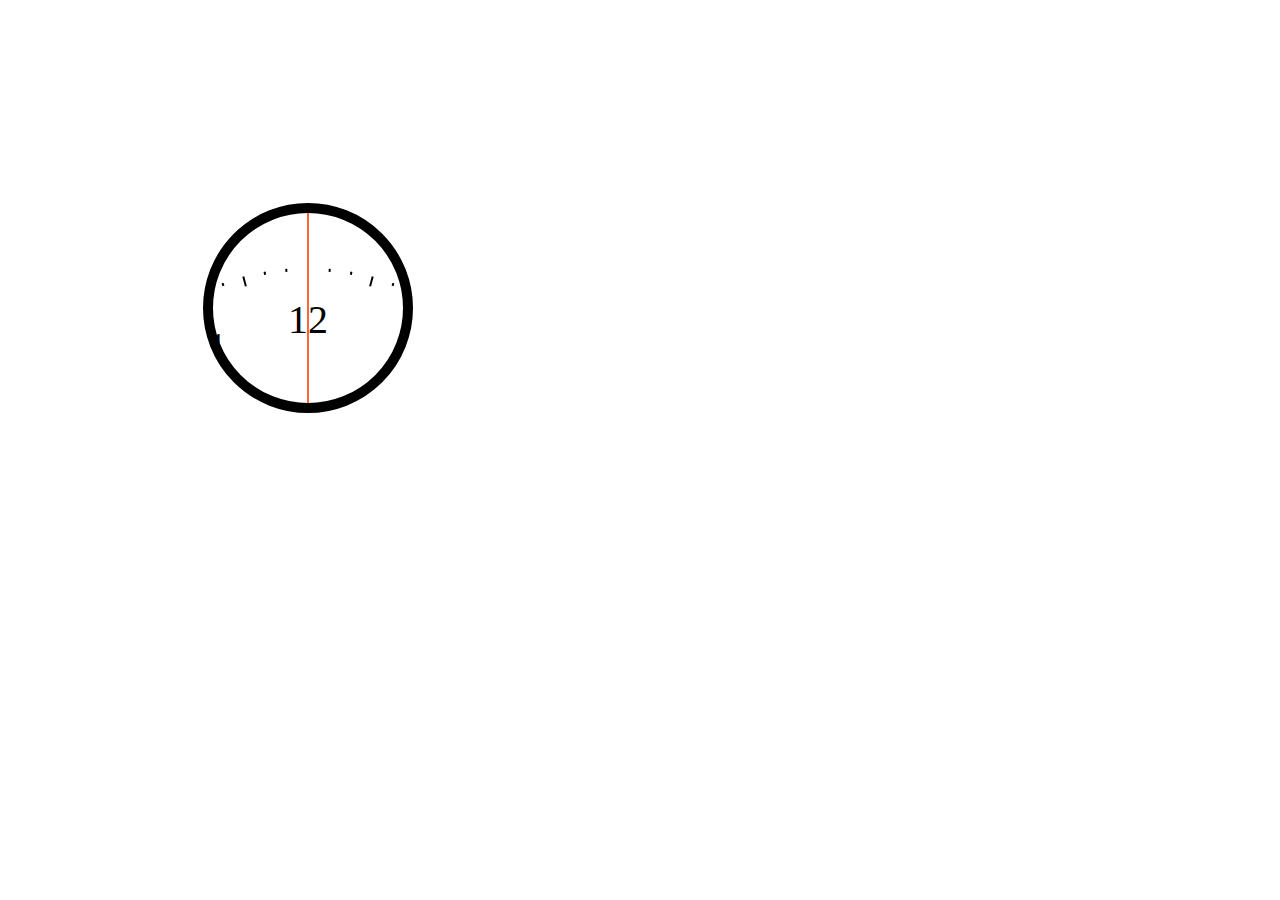
<file: Snap.svg-0.4.1/demos/clock/index.html>
<!DOCTYPE html>
<html lang="en">
    <head>
        <meta charset="utf-8">
        <meta name="copyright" content="Copyright © 2013 Adobe Systems Incorporated. All rights reserved.
 
 Licensed under the Apache License, Version 2.0 (the “License”);
 you may not use this file except in compliance with the License.
 You may obtain a copy of the License at
 
 http://www.apache.org/licenses/LICENSE-2.0
 
 Unless required by applicable law or agreed to in writing, software
 distributed under the License is distributed on an “AS IS” BASIS,
 WITHOUT WARRANTIES OR CONDITIONS OF ANY KIND, either express or implied.
 See the License for the specific language governing permissions and
 limitations under the License.">
        <title>Snap</title>
        <style media="screen">
        body {
            background: #fff;
        }
        </style>
        <script src="../../dist/snap.svg-min.js"></script>
        <script>
        window.onload = function () {
            var s = Snap(600, 600);
            var path = "",
                nums = s.text(300, 300, [1, 2, 3, 4, 5, 6, 7, 8, 9, 10, 11, 12]).attr({
                    font: "300 40px Helvetica Neue",
                    textAnchor: "middle"
                });
            for (var i = 0; i < 72; i++) {
                var r = i % 6 ? i % 3 ? 247 : 240 : 230,
                    sin = Math.sin(Snap.rad(5 * i)),
                    cos = Math.cos(Snap.rad(5 * i));
                path += "M" + [300 + 250 * cos, 300 + 250 * sin] + "L" + [300 + r * cos, 300 + r * sin];
                if (!(i % 6)) {
                    nums.select("tspan:nth-child(" + (i / 6 + 1) + ")").attr({
                        x: 300 + 200 * Math.cos(Snap.rad(5 * i - 60)),
                        y: 300 + 200 * Math.sin(Snap.rad(5 * i - 60)) + 15,
                    });
                }
            }
            var table = s.g(nums, s.path(path).attr({
                fill: "none",
                stroke: "#000",
                strokeWidth: 2
            })).attr({
                transform: "t0,210"
            });
            s.g(table).attr({
                clip: s.circle(300, 300, 100)
            });
            var hand = s.line(300, 200, 300, 400).attr({
                fill: "none",
                stroke: "#f63",
                strokeWidth: 2
            });
            s.circle(300, 300, 100).attr({
                stroke: "#000",
                strokeWidth: 10,
                fillOpacity: 0
            }).click(function () {
                Snap.animate(0, 360, function (val) {
                    table.transform("t" +
                    [
                        210 * Math.cos(Snap.rad(val + 90)), 
                        210 * Math.sin(Snap.rad(val + 90))
                    ]);
                    hand.transform("r" + [val, 300, 300]);
                }, 12000);
            });
            
        };
        </script>
    </head>
    <body>
    </body>
</html>
</file>
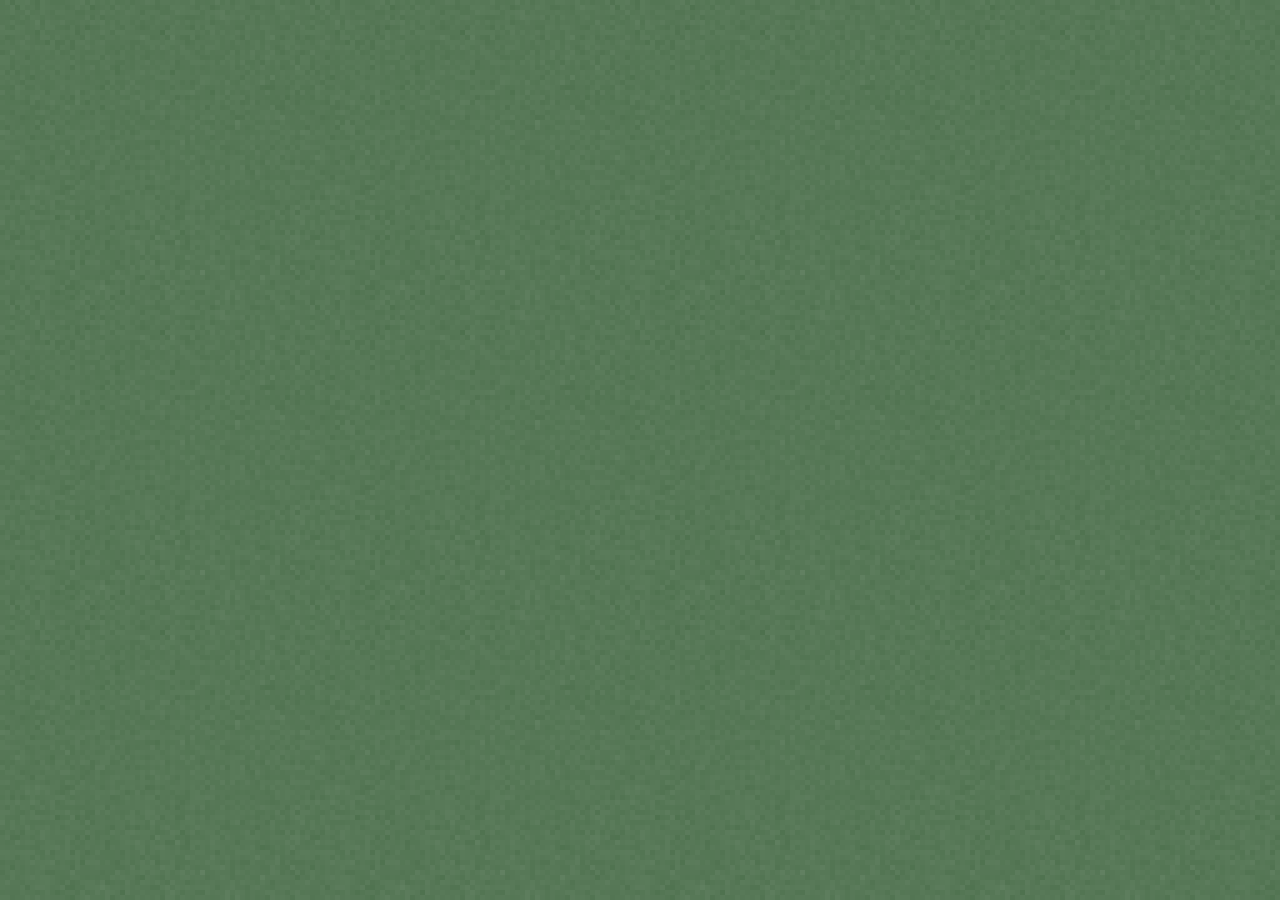
<file: Snap.svg-0.4.1/demos/pattern/index.html>
<!DOCTYPE html>
<html lang="en">
    <head>
        <meta charset="utf-8">
        <meta name="copyright" content="Copyright © 2013 Adobe Systems Incorporated. All rights reserved.
 
 Licensed under the Apache License, Version 2.0 (the “License”);
 you may not use this file except in compliance with the License.
 You may obtain a copy of the License at
 
 http://www.apache.org/licenses/LICENSE-2.0
 
 Unless required by applicable law or agreed to in writing, software
 distributed under the License is distributed on an “AS IS” BASIS,
 WITHOUT WARRANTIES OR CONDITIONS OF ANY KIND, either express or implied.
 See the License for the specific language governing permissions and
 limitations under the License.">
        <title>Snap</title>
        <style media="screen">
        body {
            background: #030 url("bg.png");
        }
        </style>
        <script src="../../dist/snap.svg-min.js"></script>
        <script>
        window.onload = function () {
            1
            var s = Snap("100%", 600);
            
            // 2
            // var c = s.circle(100, 100, 50);
            // 
            // 3
            // c.attr({
            //     fill: "#bada55",
            //     stroke: "#000",
            //     "stroke-width": 5
            // });
            // 
            // 4
            // var c2 = s.circle(70, 100, 40);
            // var g = s.group(c2, s.circle(130, 100, 40));
            // g.attr({
            //     fill: "#fff"
            // });
            // 
            // 5
            // c.attr({
            //     mask: g
            // });
            // 
            // 6
            // c2.animate({r: 25}, 1000);
            // 
            // 7
            // g.select("circle:nth-child(2)").animate({r: 25}, 1000);
            // 
            // 8
            // var p = s.path("M10-5-10,15M15,0,0,15M0-5-20,15").attr({
            //         fill: "none",
            //         stroke: "#bada55",
            //         strokeWidth: 5
            //     }).pattern(0, 0, 10, 10);
            // c.attr({
            //     fill: p
            // });
            // 
            // 9
            // g.attr({
            //     fill: Snap(document.getElementById("pattern"))
            // });
            // 
            // 10
            // g.attr({fill: "r()#fff-#000"});
            // 
            // 11
            // g.attr({fill: "R(100, 100, 50)#fff-#000"});
            // 
            // 12
            // p.select("path").animate({stroke: "#f00"}, 1000);
            // 
            // 13
            // Snap.load("demo-card.svg", function (f) {
            //     f.select("path[fill='#D40000']").attr({fill: "#bada55"});
            //     g = s.group(f.selectAll("path"));
            //     s.append(g);
            // 
            //     14
            //     g.attr({
            //         transform: "r45t100,0s.5"
            //     });
            //                 
            //     15
            //     console.log(g.attr("transform"));
            //                 
            //     16
            //     g.drag();
            // });
            // 
            // 17
            // s.text(200, 100, "Snap.SVG");
            // 
            // 18
            // var t = s.text(200, 120, ["S","n","a","p",".","S","V","G"]);
            // t.selectAll("tspan:nth-child(odd)").attr({
            //     fill: "#900",
            //     "font-size": "20px"
            // });
        };
        </script>
    </head>
    <body>
        <svg width="0" height="0">
            <pattern id="pattern" patternUnits="userSpaceOnUse" x="0" y="0" width="10" height="10" viewBox="0 0 10 10">
                <path d="M-5,0,10,15M0-5,15,10" stroke="white" stroke-width="5"/>
            </pattern>
        </svg>
    </body>
</html>
</file>
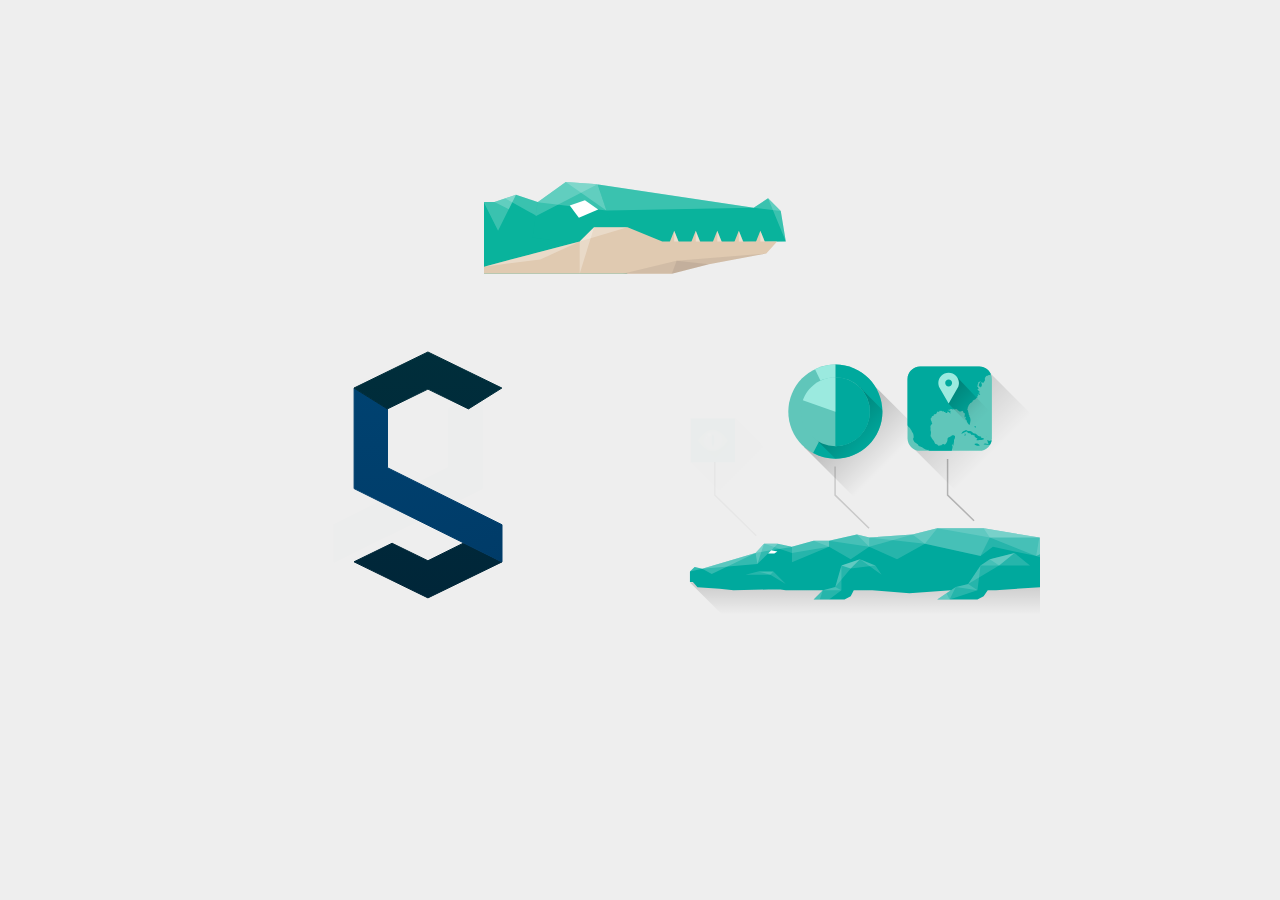
<file: Snap.svg-0.4.1/demos/snap-mascot/index.html>
<!DOCTYPE html>
<html lang="en">
    <head>
        <meta charset="utf-8">
        <meta name="copyright" content="Copyright © 2013 Adobe Systems Incorporated. All rights reserved.
 
 Licensed under the Apache License, Version 2.0 (the “License”);
 you may not use this file except in compliance with the License.
 You may obtain a copy of the License at
 
 http://www.apache.org/licenses/LICENSE-2.0
 
 Unless required by applicable law or agreed to in writing, software
 distributed under the License is distributed on an “AS IS” BASIS,
 WITHOUT WARRANTIES OR CONDITIONS OF ANY KIND, either express or implied.
 See the License for the specific language governing permissions and
 limitations under the License.">
        <title>Snap</title>
        <link rel="stylesheet" href="style.css">
    </head>
    <body>
        <iframe src="crocodile-1.html" ></iframe>
        <br>
        <iframe src="snap-logo.html" ></iframe>
        <iframe src="crocodile-2.html" ></iframe>
    </body>
</html>
</file>
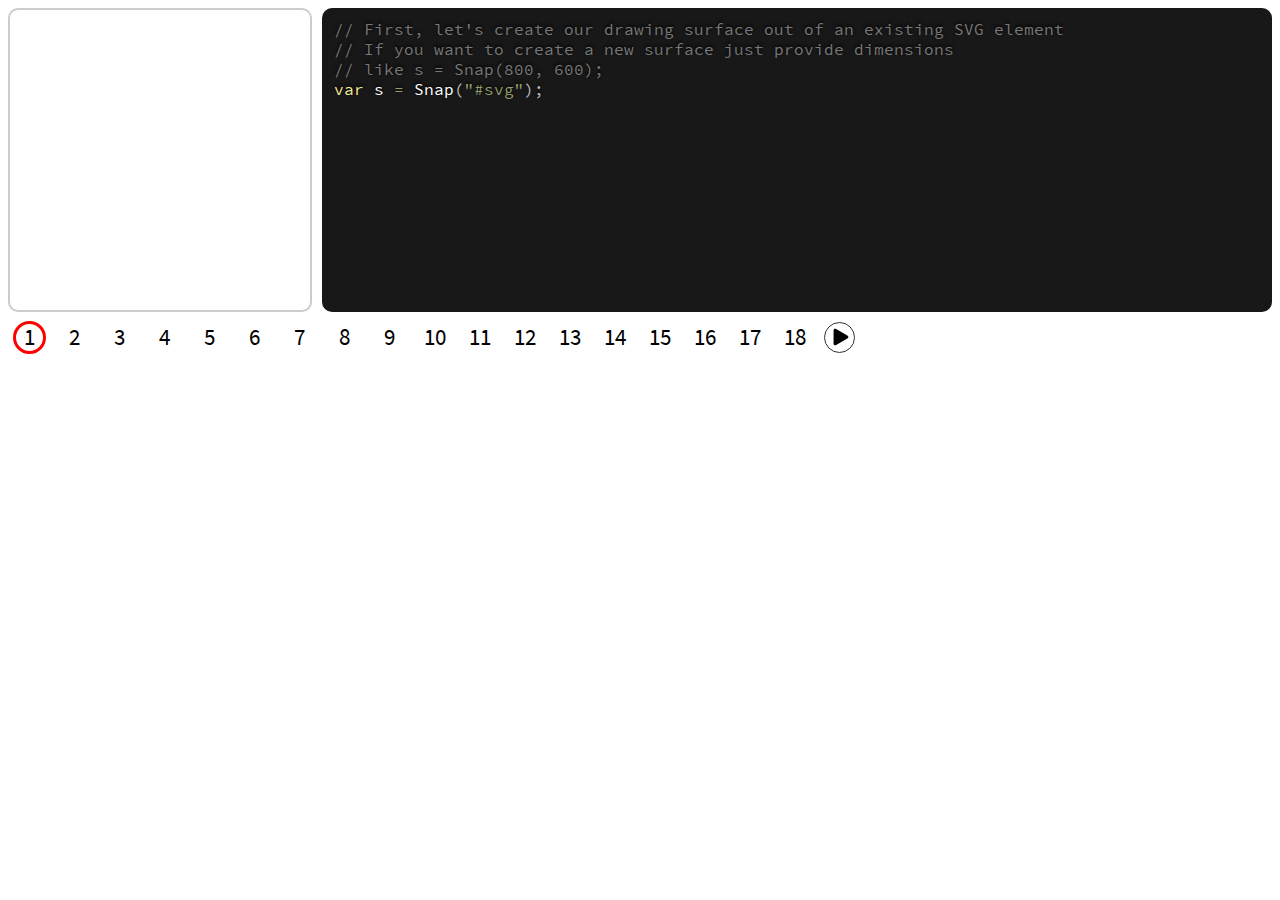
<file: Snap.svg-0.4.1/demos/tutorial/index.html>
<!DOCTYPE html>
<html lang="en">
    <head>
        <meta charset="utf-8">
        <title>Tutorial</title>
        <link rel="stylesheet" href="../../doc/fonts/stylesheet.css">
        <link rel="stylesheet" href="../../doc/css/prism.css">
        <style media="screen">
            pre.code {
                -moz-border-radius: 10px;
                -webkit-border-radius: 10px;
                border-radius: 10px;
                padding: 10px;
                height: 280px;
                overflow: auto;
                background: #181818;
                border: solid 2px #181818;
            }
            #codelines {
                display: none;
            }
            #svg {
                -moz-border-radius: 10px;
                -webkit-border-radius: 10px;
                border-radius: 10px;
                border: solid 2px #ccc;
                width: 300px;
                height: 300px;
                float: left;
                margin-right: 10px;
                font: 1em source-sans-pro, Source Sans Pro, Helvetica, sans-serif;
            }
        </style>
        <script src="../../dist/snap.svg-min.js"></script>
        <script src="../../doc/js/prism.js"></script>
        <script>
        var S;
        window.onload = function () {
            var s = Snap(850, 35);
            function chooser(s, count) {
                var loop = "M35,65a30,30,0,0,0,0-60a30,30,0,0,0,0,60",
                    line = "M35,65a30,30,0,0,0,0-60a30,30,0,0,0,0,60c30,0,60-60,90-60a30,30,0,0,1,0,60a30,30,0,0,1,0-60",
                    l1 = Snap.path.getTotalLength(loop),
                    l2 = Snap.path.getTotalLength(line),
                    cur = 1,
                    p = s.path({
                        path: loop,
                        fill: "none",
                        stroke: "#f00",
                        strokeWidth: 6,
                        strokeLinecap: "round"
                    });
                for (var i = 1; i <= count; i++) {
                    s.text(90 * i - 55, 49, i).attr({
                        font: "45px source-sans-pro, Source Sans Pro, Helvetica, sans-serif",
                        textAnchor: "middle"
                    });
                    (function (i) {
                        s.circle(90 * i - 55, 35, 40).attr({
                            opacity: 0
                        }).click(eve.f("tut.click", i - 1));
                    }(i));
                }
                s.path("M11.166,23.963L22.359,17.5c1.43-0.824,1.43-2.175,0-3L11.166,8.037c-1.429-0.826-2.598-0.15-2.598,1.5v12.926C8.568,24.113,9.737,24.789,11.166,23.963z").transform("t" + (90 * (count + 1) - 68) + ",18s2");
                var but = s.circle(90 * (count + 1) - 55, 35, 30).attr({
                    fillOpacity: 0,
                    stroke: "#333",
                    strokeWidth: 2
                });
                eve.on("tut.click", function (I) {
                    p.attr({
                        path: loop,
                        transform: "t" + (90 * I) + ",0"
                    });
                    cur = I + 1;
                });
                function frameHandler(frame) {
                    function anim() {
                        cur++;
                        if (cur > count) {
                            return;
                        }
                        if (typeof frame == "function") {
                            frame(cur);
                        }
                        Snap.animate(0, l2 - l1, function (val) {
                            p.attr({
                                path: Snap.path.getSubpath(line, val, val + l1)
                            });
                        }, 500, function () {
                            p.attr({
                                path: loop,
                                transform: p.transform() + "t90,0"
                            });
                        });
                    }
                    if (typeof frame == "function") {
                        but.click(anim);
                    } else {
                        anim();
                    }
                }
                return frameHandler;
            }
            var g = s.g();
            g.attr({
                transform: "s.5,.5,0,0"
            });
            var str = "",
                code = document.getElementById("code");
            var domcodelines = document.querySelectorAll("#codelines li"),
                codelines = [],
                replacers = {},
                lines = [],
                callback = function (i) {
                    lines = [];
                    for (var j = 1; j <= i; j++) {
                        replacers[j - 1] && lines.pop();
                        lines.push(codelines[j - 1]);
                    }
                    Snap("#svg").clear();
                    str = lines.join("\n");
                    eval(str);
                    code.innerHTML = Prism.highlight(str, Prism.languages.javascript);
                    code.parentNode.scrollTop = code.parentNode.scrollTopMax || 1e9;
                };
            for (var i = 0, ii = domcodelines.length; i < ii; i++) {
                codelines[i] = domcodelines[i].innerHTML;
                if (domcodelines[i].className == "replace") {
                    replacers[i] = true;
                }
            }
            callback(1);
            chooser(g, codelines.length)(callback);
            eve.on("tut.click", function (I) {
                callback(I + 1);
            });
        };
        </script>
    </head>
    <body>
        <ol id="codelines">
<li>// First, let's create our drawing surface out of an existing SVG element
// If you want to create a new surface just provide dimensions
// like s = Snap(800, 600);
var s = Snap("#svg");</li>
<li>// Let's create a big circle in the middle:
var bigCircle = s.circle(150, 150, 100);
// By default it is black, let's change its attributes</li>
<li>bigCircle.attr({
    fill: "#bada55",
    stroke: "#000",
    strokeWidth: 5
});</li>
<li>// Now let's create another small circle:
var smallCircle = s.circle(100, 150, 70);</li>
<li>// Let's put this small circle and another one into a group:
var discs = s.group(smallCircle, s.circle(200, 150, 70));</li>
<li>// Now we can change attributes for the whole group
discs.attr({
    fill: "#fff"
});</li>
<li>// Now more interesting stuff
// Let's assign this group as a mask for our big circle
bigCircle.attr({
    mask: discs
});</li>
<li>// Despite our small circle being part of a group
// and part of a mask we can still access it:
smallCircle.animate({r: 50}, 1000);</li>
<li>// We don’t have a reference for second small circle,
// but we can easily grab it with CSS selectors:
discs.select("circle:nth-child(2)").animate({r: 50}, 1000);</li>
<li>// Now let's create pattern
var p = s.path("M10-5-10,15M15,0,0,15M0-5-20,15").attr({
        fill: "none",
        stroke: "#bada55",
        strokeWidth: 5
    });
// To create a pattern,
// just specify dimensions in the pattern method:
p = p.pattern(0, 0, 10, 10);
// Then use it as a fill on the big circle
bigCircle.attr({
    fill: p
});</li>
<li>// We can also grab a pattern from an SVG
// already embedded into our page
discs.attr({
    fill: Snap("#pattern")
});</li>
<li>// Let's change the fill of the circles to gradient
// This string means relative radial gradient
// from white to black
discs.attr({fill: "r()#fff-#000"});
// Note that we have two gradients, one for each circle</li>
<li>// If we want them to share one gradient,
// we need to use an absolute gradient with capital R
discs.attr({fill: "R(150, 150, 100)#fff-#000"});</li>
<li>// Of course we can animate color as well
p.select("path").animate({stroke: "#f00"}, 1000);</li>
<li>// Now let's load an external SVG file:
Snap.load("mascot.svg", function (f) {
    // Note that we traverse and change attr before the SVG
    // is even added to the page
    f.select("polygon[fill='#09B39C']").attr({fill: "#bada55"});
    g = f.select("g");
    s.append(g);
    // Making croc draggable. Go ahead drag it around!
    g.drag();
    // Obviously drag could take event handlers too
    // Looks like our croc is made from more than one polygon...
});</li>
<li class="replace">// Now let's load an external SVG file:
Snap.load("mascot.svg", function (f) {
    // Note that we traverse and change attr before SVG
    // is even added to the page
    f.selectAll("polygon[fill='#09B39C']").attr({fill: "#bada55"});
    g = f.select("g");
    s.append(g);
    // Making croc draggable. Go ahead drag it around!
    g.drag();
    // Obviously drag could take event handlers too
    // That’s better! selectAll for the rescue.
});</li>
<li>// Writing text is as simple as:
s.text(200, 100, "Snap.svg");</li>
<li>// Provide an array of strings (or arrays), to generate tspans
var t = s.text(200, 120, ["Snap", ".", "svg"]);
t.selectAll("tspan:nth-child(3)").attr({
    fill: "#900",
    "font-size": "20px"
});</li>
        </ol>
        <svg id="svg"></svg>
        <pre class="javascript code"><code data-language="javascript" class="language-javascript" id="code"></code></pre>
        <svg width="0" height="0">
            <pattern id="pattern" patternUnits="userSpaceOnUse" x="0" y="0" width="10" height="10" viewBox="0 0 10 10">
                <path d="M-5,0,10,15M0-5,15,10" stroke="white" stroke-width="5"/>
            </pattern>
        </svg>
    </body>
</html>
</file>
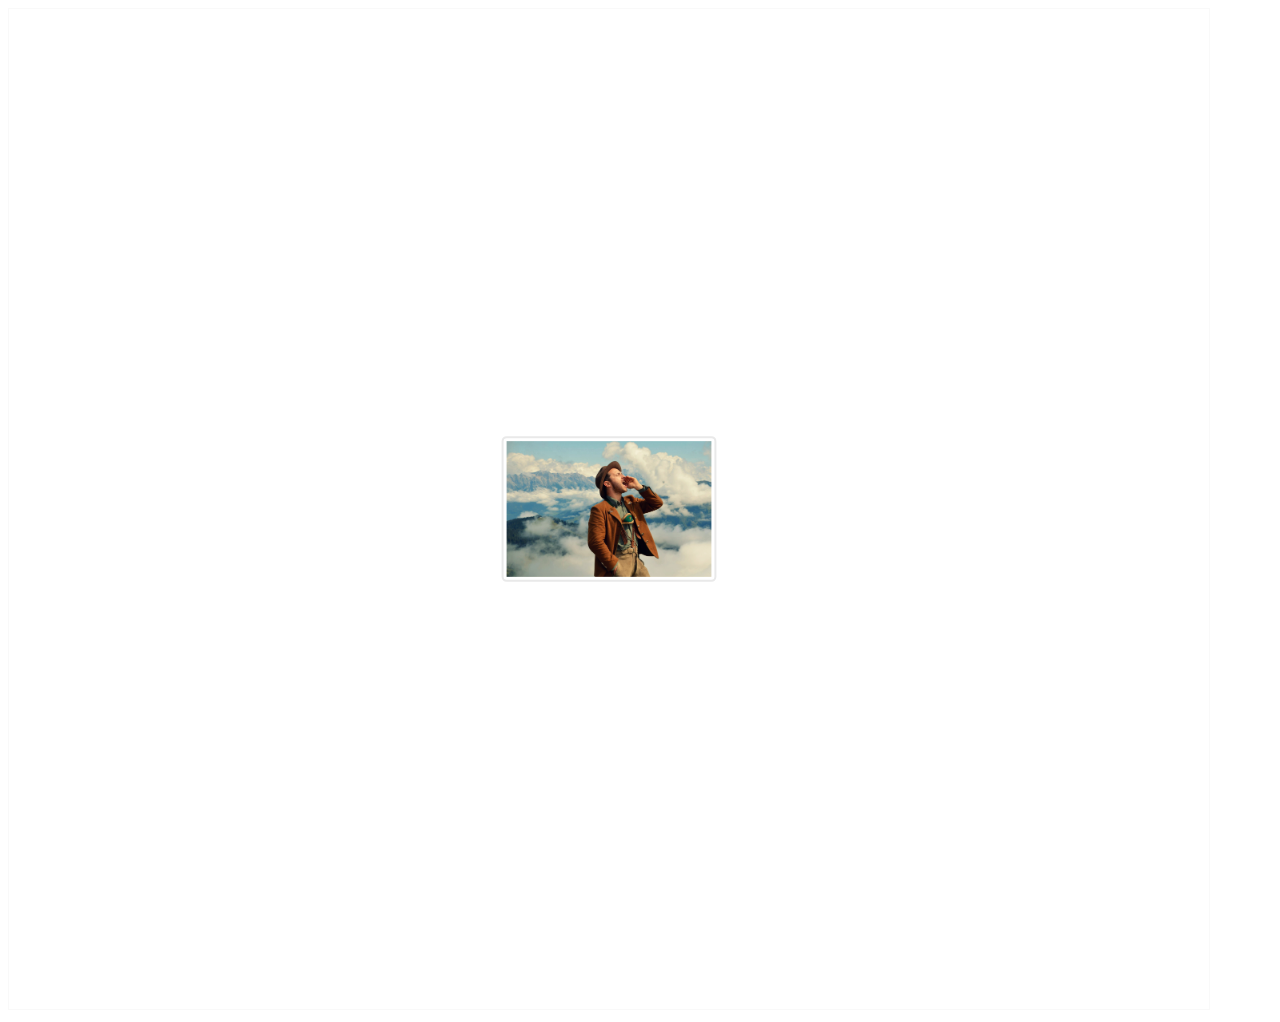
<file: sikart_explore_prototype.html>
<!DOCTYPE html>
<html>
  <head>
    <title>SKIART - Explore (Prototype)</title>
  
  <meta name='viewport' content='width=device-width, initial-scale=1'>
  <meta charset='utf-8' />
  
  <script src='js/jquery-2.2.4.min.js' type='text/javascript' charset='utf-8'></script>
  <script src='js/snap.svg-min.js' type='text/javascript' charset='utf-8'></script>
  <script src='js/d3.min.js' type='text/javascript' charset='utf-8'></script>
<style>
body {
  background: #ffffff;
  color: #1e1e1e;
}
.primaryColor {
  color: #ffffff;
}
.primaryBg {
  background: #ea0f89;
}
.accentColor {
  color: #ea0f89;
}
.circleBg {
  background: #f9f9f9;
}

#graph {
  width: 1200px;
  height: 1000px;
  border: 1px solid #f9f9f9;
}

</style>
    
</head>
<body>
  <div id='content'>
  </div>
</div>
<script src='data/tag_data.js' type='text/javascript' charset='utf-8'></script>
<script>
var cW = 600;
var cH = 500;
var cR = 150;



var s = Snap('#graph');
var params = $_GET();

// Radius & Angle
var er=(cH-cR)/2.2;
var alpha = Math.PI / 3.5;
var minDim = cR / 8;
var maxDim = cR / 4;

// Center Image Settings
var imgB = 4;

// Build graph
var content =  d3.select('#content');

createGraph(params);


function createGraph(data) {

  content.selectAll('*').remove();
  var svg = content.append('svg')
    .attr('id', 'graph');

  var delta= 7 / 4 * Math.PI / (data.length);

  var x = function(i) {
    return cW + 2.5 * Math.sin(i * delta + alpha) * er;
  };
  var y = function(i) {
    return cH + 2.2 * Math.cos(i * delta + alpha) * er;
  }

  var clouds = svg.selectAll('g')
    .data(data)
    .enter()
      .append('g');

  clouds.append('circle')
    .attr('cx', function (d, i) { return x(i) })
    .attr('cy', function (d, i) { return y(i) })  
    .attr('r', cR )
    .style({fill: '#e9e9e9', strokeWidth: '0px'});


  clouds.append('line')
    .attr('x1', function(d, i) { return x(i); })
    .attr('y1', function (d, i) { return y(i); })  
    .attr('x2', cW)
    .attr('y2', cH)
    .attr({
      stroke: '#e9e9e9',
      'stroke-width': 2
    });

  var cloudText = clouds.append('g');
  cloudText.append('text')
      .text( function (d) { return d.name; })
      .attr({ 
        'font-family': 'sans-serif',
        'font-size': '1em'
      })
      .attr('x', function(d, i) { return cW + (x(i) - cW) / 2.1 - (this.getBBox().width/2); })
      .attr('y', function(d, i) { return cH + (y(i) - cH) / 2.1 + (this.getBBox().height/2); })
      .each(function(d) { 
        d.width = this.getBBox().width;
      });

  cloudText.insert('rect', ':first-child')
      .attr('x', function(d, i) { return cW + (x(i) - cW) / 2.1 - (d.width + 50) / 2; })
      .attr('y', function(d, i) { return cH + (y(i) - cH) / 2.1 - 15; })
      .attr('rx', 4)
      .attr('ry', 4)
      .attr('width', function(d) { return d.width + 50 })
      .attr('height', 40)
      .attr({
        fill: '#ffffff',
        stroke: '#e9e9e9',
        'stroke-width': 1
      });

  var cloudImg = clouds.selectAll('.cloud')
    .data(function(d, i) {
      return d.images.map(function (image) {
        return { image: image, i: i, count: d.images.length };
      });
    })
    .enter()
      .append('g')
        .attr('id', function(d, i) { return 'image' + d.i + "-" + i; })
        .attr('x', function(d) { return x(d.i); })
        .attr('y', function(d) { return y(d.i); })
        .each(function(d, i) {

        //Load image and get size.
          var img = new Image();
          img.onload = function() {
            var imgA = Math.PI * Math.random() + Math.PI * (Math.floor(2*i/d.count));
            var imgS = 0.1 + Math.random() * (0.18);
            var imgR = (cR - maxDim - 22) * Math.random();

            var imgW = this.width * imgS;
            var imgH = this.height * imgS;
            var xImg = x(d.i) - maxDim + imgR * Math.sin(imgA);
            var yImg = y(d.i) - maxDim + imgR * Math.cos(imgA);

            
            var image = svg.select('#image' + d.i + "-" + i );
            image.append('image')
              .attr('xlink:href', d.image.url)
              .attr('width', imgW)
              .attr('height', imgH)
              .attr('x', xImg)
              .attr('y', yImg)
            image.insert('rect', ':first-child')
              .attr('width', imgW + imgB)
              .attr('height', imgH + imgB)
              .attr('x', xImg - imgB/2)
              .attr('y', yImg - imgB/2)
              .attr('rx', 2)
              .attr('ry', 2)
              .attr({
                fill: '#ffffff',
                stroke: '#e9e9e9',
                'stroke-width': 2
              });
          };
          img.src = d.image.url;
        });


  // Center Image and Search
  var center = svg.append('g');

  var centerImg =  center.append('image')
    .attr('image-rendering','optimizeQuality');

  //Load image and get size.
  var img = new Image();
  img.src = 'img/0_jodeln.jpg';
  img.onload = function() {
    var imgW = this.width / 10;
    var imgH = this.height / 10;
    var xImg = cW - imgW / 2;
    var yImg = cH - imgH / 2;
    
    centerImg 
     .attr('width', imgW)
     .attr('height', imgH)
     .attr('x', xImg)
     .attr('y', yImg)
     .attr('xlink:href', 'img/0_jodeln.jpg');

    center.insert('rect', ':first-child')
      .attr('width', imgW + 2 * imgB)
      .attr('height', imgH + 2 * imgB)
      .attr('x', xImg - imgB)
      .attr('y', yImg - imgB)
      .attr('rx', 4)
      .attr('ry', 4)
      .attr({
        fill: '#ffffff',
        stroke: '#e9e9e9',
        'stroke-width': 2
      });

    // Add Tags
    var bX = cW - imgW/2;
    var bY = cH + imgH/2 + 15;
    var textW = 0;

    data.forEach(function(tag, ix) {

      // Text Tags
      var centerText = center.append('g')
        .attr('id', tag.id);

      centerText.append('text')
        .text( tag.name )
        .attr({ 
          'font-family': 'sans-serif',
          'font-size': '0.7em',
          'fill': '#ffffff'
        })
        .attr('x', function() {
          textW = this.getBBox().width;
          if (bX + textW + 30 > cW + imgW/2 ){
            bX = cW - imgW/2;
            bY = bY + 23;
          }
          return bX + 25;
        })
        .attr('y', function() { return bY + this.getBBox().height/1.1 });

      var close = centerText.append('g')
        .attr({
          stroke: '#ffffff',
          'stroke-width': 2
        })
        .on("click", function(){
          //var ix = params.indexOf(tag.name);
          params.splice(ix,1);

          createGraph(params);
        })

      close.append('line')
        .attr('x1', bX + 8)
        .attr('y1', bY + 6)
        .attr('x2', bX + 16)
        .attr('y2', bY + 14);
      close.append('line')
        .attr('x1', bX + 8)
        .attr('y1', bY + 14)
        .attr('x2', bX + 16)
        .attr('y2', bY + 6);

      centerText.insert('rect', ':first-child')
        .attr('x', bX)
        .attr('y', bY)
        .attr('rx', 4)
        .attr('ry', 4)
        .attr('width', textW + 30)
        .attr('height', 20)
        .attr({
          fill: '#ea0f89',
          strokeWidth: 0
        });

      if (bX + textW + 30 <= cW + imgW/2 ){
        bX += textW + 35;
      }
    });
  }
  



  // *******************************************************
  // s.clear()

  // // Iteration through search parameter
  // for(var i=0; i < params.length; i++) {
  //   var x = cW + 2.5 * Math.sin(alpha) * er;
  //   var y = cH + 2.2 * Math.cos(alpha) * er;
    
  //   // Circle
  //   var crcl = s.circle(x,y,cR);
  //   crcl.attr({
  //     fill: '#e9e9e9',
  //     strokeWidth: 0 
  //   });

  //   // Line
  //   var line = s.line(x,y,cW,cH);
  //   line.attr({
  //     stroke: '#e9e9e9',
  //     strokeWidth: 2
  //   })

        // var tag = tags.find(function(tagItem) {
        //   return tagItem.name.toLowerCase() === value.toLowerCase();
        // });
   
        // if (tag) {
        //   tag.images.forEach(function(img) {
        //     createImage(x,y,img.url);
        //   });
        // }

  //   // Text Boxes
  //   var lX = cW + (x-cW) / 2.1;
  //   var lY = cH + (y-cH) / 2.1;
    
  //   var block = s.rect(lX - 50, lY - 15, 100, 40, 4);
    
  //   block.attr({
  //     fill: '#ffffff',
  //     stroke: '#e9e9e9',
  //     strokeWidth: 2
  //   });
    
  //   var text = s.text(lX, lY, params[i]);
  //   text.attr({
  //       'font-size': '1em',
  //       x: lX - (text.node.clientWidth/2) - 10,
  //       y: lY + (text.node.clientHeight/2),
  //   });

  //   block.attr({
  //       width: (text.node.clientWidth + 50),
  //       x: lX - (text.node.clientWidth + 50) / 2
  //   });


  //   // Text Tags
  //   bY = (bX + text.node.clientWidth + 30 > cW + imgW/2 ) ? bY + 23 : bY;
  //   if (bX + text.node.clientWidth + 30 > cW + imgW/2 ){
  //     bX = cW - imgW/2;
  //   } 

  //   var block = s.rect(bX, bY, 100, 20, 4);
    
  //   block.attr({
  //     fill: '#ea0f89',
  //     strokeWidth: 0
  //   });
    
  //   var text = s.text(bX + 25, bY, params[i]);
  //   text.attr({
  //       'font-size': '0.7em',
  //       fill: '#ffffff',
  //       y: bY + (text.node.clientHeight/1.4),
  //   });

  //   var l1 = s.line(bX + 8, bY + 6, bX + 16, bY + 14 );
  //   var l2 = s.line(bX + 8, bY + 14, bX + 16, bY + 6 );
  //   var close = s.g(l1, l2);
  //   close
  //   .attr({
  //     stroke: '#ffffff',
  //     strokeWidth: 2
  //   })
  //   .click(function() {
  //     var ix = params.indexOf(this.node.parentNode.childNodes[1].textContent);
  //     params.splice(ix,1);
  //     createGraph();
  //   });

  //   block.attr({
  //       width: text.node.clientWidth + 30,
  //   });

  //   s.g(block, text, close);

  //   if (bX + block.node.width.baseVal.value <= cW + imgW/2 ){
  //     bX += block.node.width.baseVal.value + 5;
  //   }

  //   // Extend angle
  //   alpha += delta;
  // }

  // // Center Image
  // var rect = s.rect(cW-imgW/2-imgB, cH-imgH/2-imgB, imgW+imgB*2, imgH+imgB*2, imgB)
  // rect.attr({
  //   stroke: '#e9e9e9',
  //   strokeWidth: 2,
  //   'fill-opacity': 0  
  // });
  // var imgMask = s.rect(cW-imgW/2,cH-imgH/2,imgW,imgH,2);
  // imgMask.attr({
  //   fill: '#fff'
  // });
  // var img = s.image('img/0_jodeln.jpg',cW-imgW/2,cH-imgH/2,imgW,imgH);
  // img.attr({
  //   mask: imgMask
  // });

  // Search Field
  // *******************************************************
}

function createImage(x,y, url) {
  var xC = x - (maxDim );
  var yC = y - (maxDim );
  var rImg = (cR - maxDim - 20) * Math.random();
  var aImg = Math.PI * 2 * Math.random();
  

  var imgW = 0.1 + Math.random() * (0.2);
  

  var xImg = xC + rImg * Math.sin(aImg);
  var yImg = yC + rImg * Math.cos(aImg);


  var rect = s.rect(xImg,yImg, imgW+imgB*2, imgH+imgB*2, imgB)
  rect.attr({
    stroke: '#e9e9e9',
    strokeWidth: 2,
    'fill-opacity': 0.3  
  });
  var imgMask = s.rect(cW-imgW/2,cH-imgH/2,imgW,imgH,2);
  imgMask.attr({
    fill: '#fff'
  });
  var img = s.image(url,xImg,yImg); 
  img.transform('s' + imgW);
    
}

function $_GET() {
  var vars = [];
  var ix = 0;
  window.location.href.replace( location.hash, '' ).replace( 
    /[?&]+([^=&]+)=?([^&]*)?/gi, // regexp
    function( m, key, value ) { // callback
      if (key === 'tags' && ix < tags.length) {
        vars.push(tags[ix]);
        ix++;
      } 
    }
  );
  return vars;
}
  
</script>
</body>
</html>
</file>
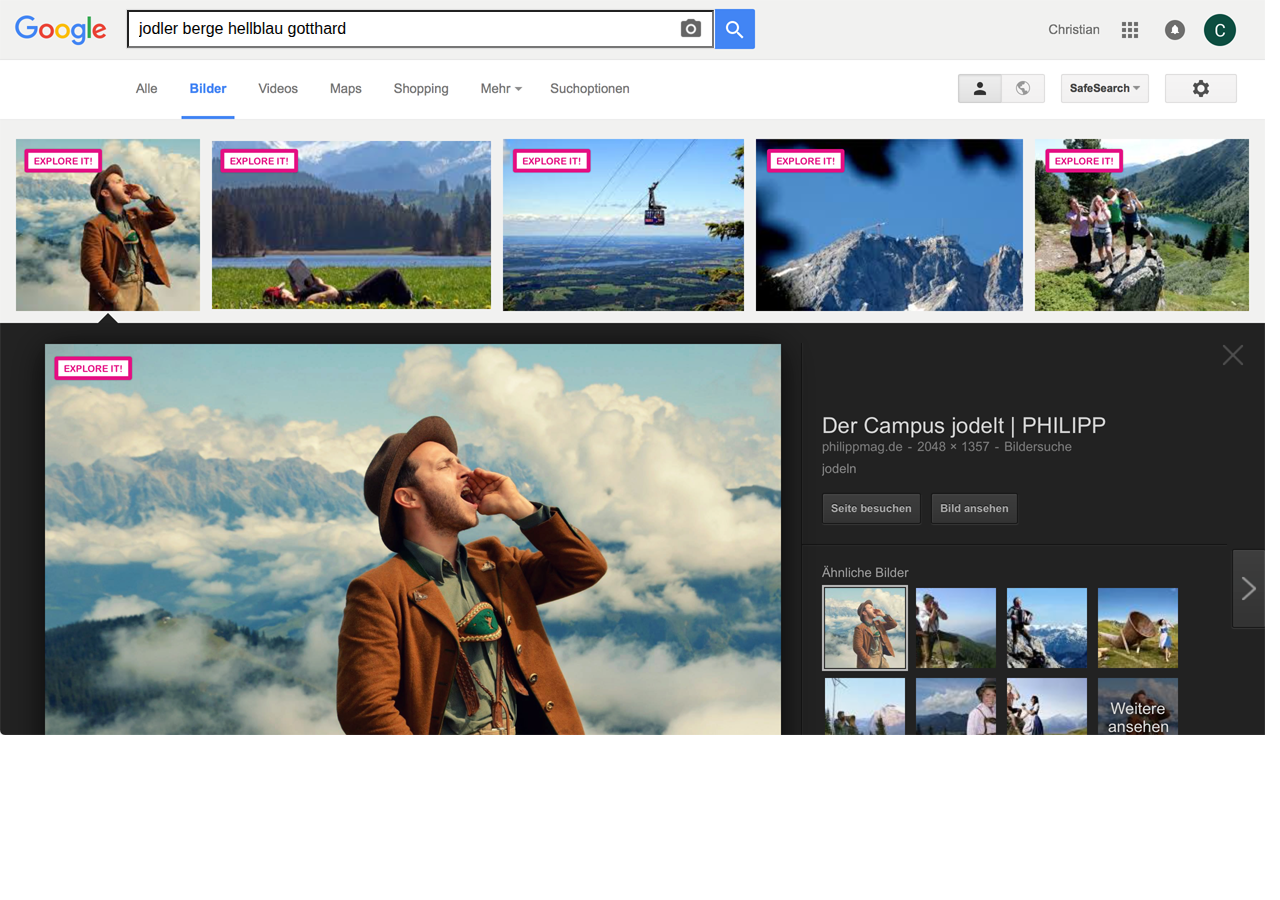
<file: ivisproto/google.ch.html>
<!DOCTYPE html>
<html lang="en">
<link href="style.css" type="text/css" rel="stylesheet" media="screen,projection"/>
<head>
    <meta charset="UTF-8">
    <title>Google</title>
    <script src='js/jquery-2.2.4.min.js' type='text/javascript' charset='utf-8'></script>
</head>
<body>
<a id="explorer"><div class="button-div"></div></a>

<input type="text" id="tags" value="jodler berge hellblau gotthard">

    <div class="image">
        <img src="img/Artboard.png">
    </div>
<script>

$( document ).ready(function() {
  $('#explorer').click(function() {
    var tags = $('#tags').val().split(' ');
    var params = "?";
    tags.forEach(function(tag) {
      params += "tags=" + tag + "&";
    });
    params = params.slice(0,-1);
    window.location = 'sikart.ch.html' + params;
  });
});


</script>
</body>
</html>
</file>
<file: ivisproto/style.css>
body {
    margin: 0px;
    padding: 0px;
}

.image{
}
img {
    overflow: hidden;
}

.button-div {
    float: left;
    position: absolute;
    height: 26px;
    width: 80px;
    left: 54px;
    top: 356px;
    background-color:rgba(255,0,0,0);
}
input {

    float: left;
    position: absolute;
    height: 32px;
    width: 571px;
    left: 127px;
    top: 10px;
    padding-left: 10px;
    boarder: 0;
    background-color:rgba(255,255,255,0);
    font-size: 16px;

}
</file>
<file: Snap.svg-0.4.1/demos/snap-mascot/style.css>
html {
    overflow: hidden;
}

body {
    background: #eee;
    text-align: center;
}

svg {
    display: inline-block;
}

iframe {
    display: inline-block;
    border: none;
    height: 300px;
    width: 400px;
    margin: 10px;
}
</file>
<file: Snap.svg-0.4.1/doc/fonts/stylesheet.css>
@font-face {
    font-family: 'source-sans-pro';
    src: url('sourcesanspro-light-webfont.eot');
    src: url('sourcesanspro-light-webfont.eot?#iefix') format('embedded-opentype'),
         url('sourcesanspro-light-webfont.woff') format('woff'),
         url('sourcesanspro-light-webfont.ttf') format('truetype'),
         url('sourcesanspro-light-webfont.svg#source_sans_prolight') format('svg');
    font-weight: 300;
    font-style: normal;

}




@font-face {
    font-family: 'source-sans-pro';
    src: url('sourcesanspro-regular-webfont.eot');
    src: url('sourcesanspro-regular-webfont.eot?#iefix') format('embedded-opentype'),
         url('sourcesanspro-regular-webfont.woff') format('woff'),
         url('sourcesanspro-regular-webfont.ttf') format('truetype'),
         url('sourcesanspro-regular-webfont.svg#source_sans_proregular') format('svg');
    font-weight: 400;
    font-style: normal;

}




@font-face {
    font-family: 'source-sans-pro';
    src: url('sourcesanspro-semibold-webfont.eot');
    src: url('sourcesanspro-semibold-webfont.eot?#iefix') format('embedded-opentype'),
         url('sourcesanspro-semibold-webfont.woff') format('woff'),
         url('sourcesanspro-semibold-webfont.ttf') format('truetype'),
         url('sourcesanspro-semibold-webfont.svg#source_sans_prosemibold') format('svg');
    font-weight: 600;
    font-style: normal;

}




@font-face {
    font-family: 'source-code-pro';
    src: url('sourcecodepro-regular-webfont.eot');
    src: url('sourcecodepro-regular-webfont.eot?#iefix') format('embedded-opentype'),
         url('sourcecodepro-regular-webfont.woff') format('woff'),
         url('sourcecodepro-regular-webfont.ttf') format('truetype'),
         url('sourcecodepro-regular-webfont.svg#source_code_proregular') format('svg');
    font-weight: normal;
    font-style: normal;

}
</file>
<file: Snap.svg-0.4.1/doc/css/prism.css>
/**
 * prism.js Twilight theme
 * Based (more or less) on the Twilight theme originally of Textmate fame.
 * @author Remy Bach
 */
code[class*="language-"],
pre[class*="language-"] {
	color: white;
	direction: ltr;
	font-family: source-code-pro, Consolas, Monaco, 'Andale Mono', monospace;
	text-align: left;
	text-shadow: 0 -.1em .2em black;
	white-space: pre;
	word-spacing: normal;
	
	-moz-tab-size: 4;
	-o-tab-size: 4;
	tab-size: 4;
	
	-webkit-hyphens: none;
	-moz-hyphens: none;
	-ms-hyphens: none;
	hyphens: none;
}

pre[class*="language-"],
:not(pre) > code[class*="language-"] {
	background:#181818;
}

/* Code blocks */
pre[class*="language-"] {
	margin: .5em 0;
	overflow: auto;
}
pre[class*="language-"]::selection { /* Safari */
	background:hsl(200, 4%, 16%); /* #282A2B */
}
pre[class*="language-"]::selection { /* Firefox */
	background:hsl(200, 4%, 16%); /* #282A2B */
}

/* Inline code */
:not(pre) > code[class*="language-"] {
	border-radius: .3em;
	border: .13em solid hsl(0,0%,33%); /* #545454 */
	box-shadow: 1px 1px .3em -.1em black inset;
	padding: .15em .2em .05em;
}

.token.comment,
.token.prolog,
.token.doctype,
.token.cdata {
	color: hsl(0, 0%, 47%); /* #777777 */
}

.token.punctuation {
	opacity: .7;
}

.namespace {
	opacity: .7;
}

.token.tag,
.token.boolean,
.token.number {
	color: hsl(14, 58%, 55%); /* #CF6A4C */
}

.token.keyword,
.token.property,
.token.selector {
	color:hsl(53, 89%, 79%); /* #F9EE98 */
}
.token.attr-name,
.token.attr-value,
.token.string,
.token.operator,
.token.entity,
.token.url,
.language-css .token.string,
.style .token.string {
	color:hsl(76, 21%, 52%); /* #8F9D6A */
}

.token.atrule {
	color:hsl(218, 22%, 55%); /* #7587A6 */
}

.token.regex,
.token.important {
	color: hsl(42, 75%, 65%); /* #E9C062 */
}

.token.important {
	font-weight: bold;
}

.token.entity {
	cursor: help;
}
pre[data-line] {
	padding: 1em 0 1em 3em;
	position: relative;
}

/* Markup */
.language-markup .token.tag,
.language-markup .token.attr-name,
.language-markup .token.punctuation  {
	color: hsl(33, 33%, 52%); /* #AC885B */
}

/* Text Selection colour */
::selection {
	background: hsla(0,0%,93%,0.15); /* #EDEDED */
}
::-moz-selection {
	background: hsla(0,0%,93%,0.15); /* #EDEDED */
}

/* Make the tokens sit above the line highlight so the colours don't look faded. */
.token {
	position:relative;
	z-index:1;
}
.line-highlight {
	background: -moz-linear-gradient(left, hsla(0, 0%, 33%,.1) 70%, hsla(0, 0%, 33%,0)); /* #545454 */
	background: -o-linear-gradient(left, hsla(0, 0%, 33%,.1) 70%, hsla(0, 0%, 33%,0)); /* #545454 */
	background: -webkit-linear-gradient(left, hsla(0, 0%, 33%,.1) 70%, hsla(0, 0%, 33%,0)); /* #545454 */
	background: hsla(0, 0%, 33%, 0.25); /* #545454 */
	background: linear-gradient(left, hsla(0, 0%, 33%,.1) 70%, hsla(0, 0%, 33%,0)); /* #545454 */
	border-bottom:1px dashed hsl(0, 0%, 33%); /* #545454 */
	border-top:1px dashed hsl(0, 0%, 33%); /* #545454 */
	left: 0;
	line-height: inherit;
	margin-top: 0.75em; /* Same as .prism’s padding-top */
	padding: inherit 0;
	pointer-events: none;
	position: absolute;
	right: 0;
	white-space: pre;
	z-index:0;
}
.line-highlight:before,
.line-highlight[data-end]:after {
	background-color: hsl(215, 15%, 59%); /* #8794A6 */
	border-radius: 999px;
	box-shadow: 0 1px white;
	color: hsl(24, 20%, 95%); /* #F5F2F0 */
	content: attr(data-start);
	font: bold 65%/1.5 sans-serif;
	left: .6em;
	min-width: 1em;
	padding: 0 .5em;
	position: absolute;
	text-align: center;
	text-shadow: none;
	top: .4em;
	vertical-align: .3em;
}
.line-highlight[data-end]:after {
	bottom: .4em;
	content: attr(data-end);
	top: auto;
}
</file>
